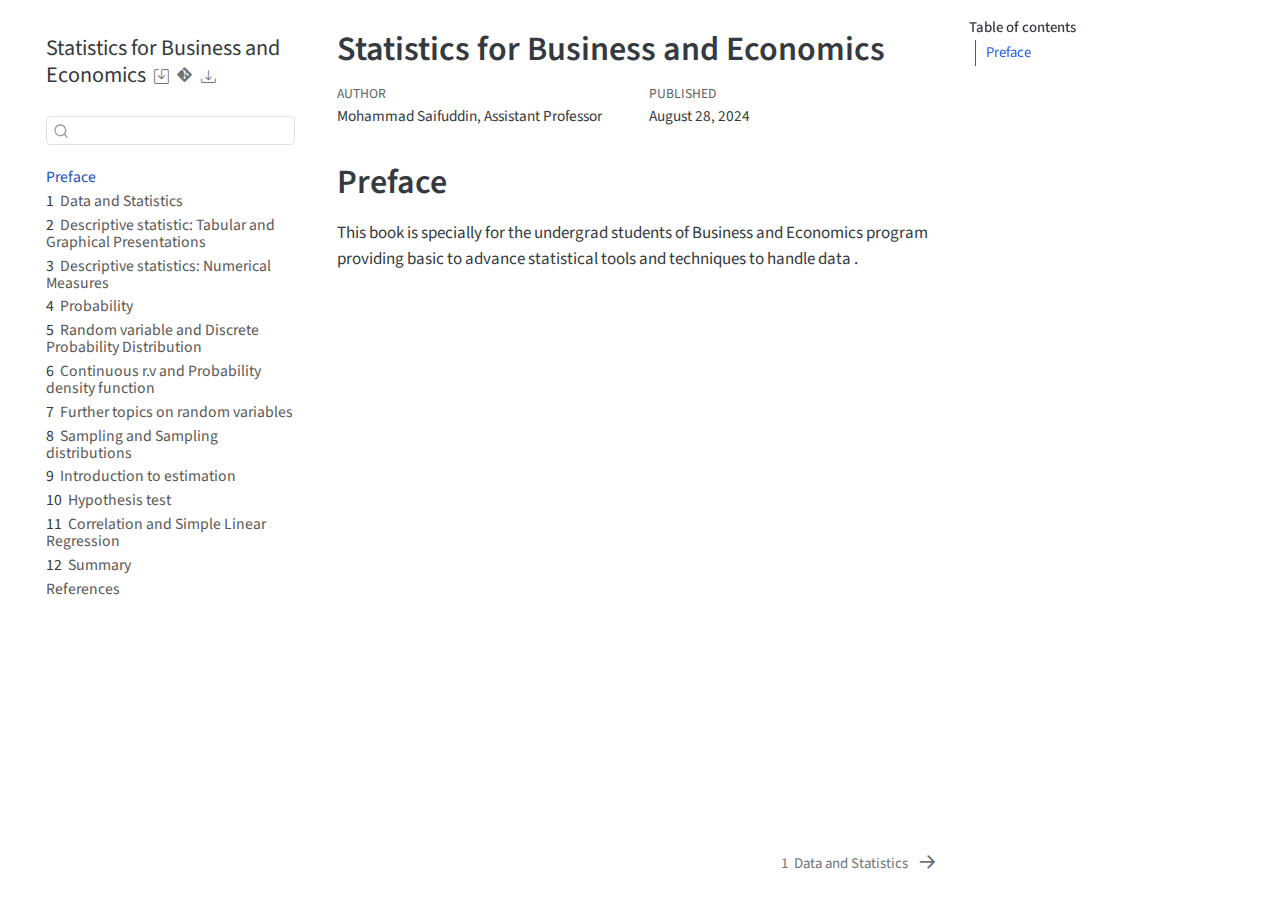
<file: _book/index.html>
<!DOCTYPE html>
<html xmlns="http://www.w3.org/1999/xhtml" lang="en" xml:lang="en"><head>

<meta charset="utf-8">
<meta name="generator" content="quarto-1.4.554">

<meta name="viewport" content="width=device-width, initial-scale=1.0, user-scalable=yes">

<meta name="author" content="Mohammad Saifuddin, Assistant Professor">
<meta name="dcterms.date" content="2024-08-28">

<title>Statistics for Business and Economics</title>
<style>
code{white-space: pre-wrap;}
span.smallcaps{font-variant: small-caps;}
div.columns{display: flex; gap: min(4vw, 1.5em);}
div.column{flex: auto; overflow-x: auto;}
div.hanging-indent{margin-left: 1.5em; text-indent: -1.5em;}
ul.task-list{list-style: none;}
ul.task-list li input[type="checkbox"] {
  width: 0.8em;
  margin: 0 0.8em 0.2em -1em; /* quarto-specific, see https://github.com/quarto-dev/quarto-cli/issues/4556 */ 
  vertical-align: middle;
}
</style>


<script src="site_libs/quarto-nav/quarto-nav.js"></script>
<script src="site_libs/clipboard/clipboard.min.js"></script>
<script src="site_libs/quarto-search/autocomplete.umd.js"></script>
<script src="site_libs/quarto-search/fuse.min.js"></script>
<script src="site_libs/quarto-search/quarto-search.js"></script>
<meta name="quarto:offset" content="./">
<link href="./intro.html" rel="next">
<script src="site_libs/quarto-html/quarto.js"></script>
<script src="site_libs/quarto-html/popper.min.js"></script>
<script src="site_libs/quarto-html/tippy.umd.min.js"></script>
<script src="site_libs/quarto-html/anchor.min.js"></script>
<link href="site_libs/quarto-html/tippy.css" rel="stylesheet">
<link href="site_libs/quarto-html/quarto-syntax-highlighting.css" rel="stylesheet" id="quarto-text-highlighting-styles">
<script src="site_libs/bootstrap/bootstrap.min.js"></script>
<link href="site_libs/bootstrap/bootstrap-icons.css" rel="stylesheet">
<link href="site_libs/bootstrap/bootstrap.min.css" rel="stylesheet" id="quarto-bootstrap" data-mode="light">
<script id="quarto-search-options" type="application/json">{
  "location": "sidebar",
  "copy-button": false,
  "collapse-after": 3,
  "panel-placement": "start",
  "type": "textbox",
  "limit": 50,
  "keyboard-shortcut": [
    "f",
    "/",
    "s"
  ],
  "language": {
    "search-no-results-text": "No results",
    "search-matching-documents-text": "matching documents",
    "search-copy-link-title": "Copy link to search",
    "search-hide-matches-text": "Hide additional matches",
    "search-more-match-text": "more match in this document",
    "search-more-matches-text": "more matches in this document",
    "search-clear-button-title": "Clear",
    "search-text-placeholder": "",
    "search-detached-cancel-button-title": "Cancel",
    "search-submit-button-title": "Submit",
    "search-label": "Search"
  }
}</script>


<link rel="stylesheet" href="styles.css">
</head>

<body class="nav-sidebar floating">

<div id="quarto-search-results"></div>
  <header id="quarto-header" class="headroom fixed-top">
  <nav class="quarto-secondary-nav">
    <div class="container-fluid d-flex">
      <button type="button" class="quarto-btn-toggle btn" data-bs-toggle="collapse" data-bs-target=".quarto-sidebar-collapse-item" aria-controls="quarto-sidebar" aria-expanded="false" aria-label="Toggle sidebar navigation" onclick="if (window.quartoToggleHeadroom) { window.quartoToggleHeadroom(); }">
        <i class="bi bi-layout-text-sidebar-reverse"></i>
      </button>
        <nav class="quarto-page-breadcrumbs" aria-label="breadcrumb"><ol class="breadcrumb"><li class="breadcrumb-item"><a href="./index.html">Preface</a></li></ol></nav>
        <a class="flex-grow-1" role="button" data-bs-toggle="collapse" data-bs-target=".quarto-sidebar-collapse-item" aria-controls="quarto-sidebar" aria-expanded="false" aria-label="Toggle sidebar navigation" onclick="if (window.quartoToggleHeadroom) { window.quartoToggleHeadroom(); }">      
        </a>
      <button type="button" class="btn quarto-search-button" aria-label="" onclick="window.quartoOpenSearch();">
        <i class="bi bi-search"></i>
      </button>
    </div>
  </nav>
</header>
<!-- content -->
<div id="quarto-content" class="quarto-container page-columns page-rows-contents page-layout-article">
<!-- sidebar -->
  <nav id="quarto-sidebar" class="sidebar collapse collapse-horizontal quarto-sidebar-collapse-item sidebar-navigation floating overflow-auto">
    <div class="pt-lg-2 mt-2 text-left sidebar-header">
    <div class="sidebar-title mb-0 py-0">
      <a href="./">Statistics for Business and Economics</a> 
        <div class="sidebar-tools-main tools-wide">
    <div class="dropdown">
      <a href="" title="" id="quarto-navigation-tool-dropdown-0" class="quarto-navigation-tool dropdown-toggle px-1" data-bs-toggle="dropdown" aria-expanded="false" aria-label=""><i class="bi bi-save"></i></a>
      <ul class="dropdown-menu" aria-labelledby="quarto-navigation-tool-dropdown-0">
          <li>
            <a class="dropdown-item sidebar-tools-main-item" href="./#">
            </a>
          </li>
          <li>
            <a class="dropdown-item sidebar-tools-main-item" href="./#">
            </a>
          </li>
          <li>
            <a class="dropdown-item sidebar-tools-main-item" href="./#">
            </a>
          </li>
      </ul>
    </div>
    <a href="https://www.rstudio.com/" title="Source Code" class="quarto-navigation-tool px-1" aria-label="Source Code"><i class="bi bi-git"></i></a>
    <div class="dropdown">
      <a href="" title="Download" id="quarto-navigation-tool-dropdown-1" class="quarto-navigation-tool dropdown-toggle px-1" data-bs-toggle="dropdown" aria-expanded="false" aria-label="Download"><i class="bi bi-download"></i></a>
      <ul class="dropdown-menu" aria-labelledby="quarto-navigation-tool-dropdown-1">
          <li>
            <a class="dropdown-item sidebar-tools-main-item" href="./Statistics-for-Business-and-Economics.pdf">
              <i class="bi bi-bi-file-pdf pe-1"></i>
            Download PDF
            </a>
          </li>
          <li>
            <a class="dropdown-item sidebar-tools-main-item" href="./Statistics-for-Business-and-Economics.epub">
              <i class="bi bi-bi-journal pe-1"></i>
            Download ePub
            </a>
          </li>
      </ul>
    </div>
</div>
    </div>
      </div>
        <div class="mt-2 flex-shrink-0 align-items-center">
        <div class="sidebar-search">
        <div id="quarto-search" class="" title="Search"></div>
        </div>
        </div>
    <div class="sidebar-menu-container"> 
    <ul class="list-unstyled mt-1">
        <li class="sidebar-item">
  <div class="sidebar-item-container"> 
  <a href="./index.html" class="sidebar-item-text sidebar-link active">
 <span class="menu-text">Preface</span></a>
  </div>
</li>
        <li class="sidebar-item">
  <div class="sidebar-item-container"> 
  <a href="./intro.html" class="sidebar-item-text sidebar-link">
 <span class="menu-text"><span class="chapter-number">1</span>&nbsp; <span class="chapter-title">Data and Statistics</span></span></a>
  </div>
</li>
        <li class="sidebar-item">
  <div class="sidebar-item-container"> 
  <a href="./descriptive_graph_tab.html" class="sidebar-item-text sidebar-link">
 <span class="menu-text"><span class="chapter-number">2</span>&nbsp; <span class="chapter-title">Descriptive statistic: Tabular and Graphical Presentations</span></span></a>
  </div>
</li>
        <li class="sidebar-item">
  <div class="sidebar-item-container"> 
  <a href="./descriptive_numer_measures.html" class="sidebar-item-text sidebar-link">
 <span class="menu-text"><span class="chapter-number">3</span>&nbsp; <span class="chapter-title">Descriptive statistics: Numerical Measures</span></span></a>
  </div>
</li>
        <li class="sidebar-item">
  <div class="sidebar-item-container"> 
  <a href="./Probability.html" class="sidebar-item-text sidebar-link">
 <span class="menu-text"><span class="chapter-number">4</span>&nbsp; <span class="chapter-title">Probability</span></span></a>
  </div>
</li>
        <li class="sidebar-item">
  <div class="sidebar-item-container"> 
  <a href="./randomvariable_and_discrete probability dist.html" class="sidebar-item-text sidebar-link">
 <span class="menu-text"><span class="chapter-number">5</span>&nbsp; <span class="chapter-title">Random variable and Discrete Probability Distribution</span></span></a>
  </div>
</li>
        <li class="sidebar-item">
  <div class="sidebar-item-container"> 
  <a href="./continuous_r.v.html" class="sidebar-item-text sidebar-link">
 <span class="menu-text"><span class="chapter-number">6</span>&nbsp; <span class="chapter-title">Continuous r.v and Probability density function</span></span></a>
  </div>
</li>
        <li class="sidebar-item">
  <div class="sidebar-item-container"> 
  <a href="./Further_topics_on_rv.html" class="sidebar-item-text sidebar-link">
 <span class="menu-text"><span class="chapter-number">7</span>&nbsp; <span class="chapter-title">Further topics on random variables</span></span></a>
  </div>
</li>
        <li class="sidebar-item">
  <div class="sidebar-item-container"> 
  <a href="./sampling_and_sampling_distributions.html" class="sidebar-item-text sidebar-link">
 <span class="menu-text"><span class="chapter-number">8</span>&nbsp; <span class="chapter-title">Sampling and Sampling distributions</span></span></a>
  </div>
</li>
        <li class="sidebar-item">
  <div class="sidebar-item-container"> 
  <a href="./estimation.html" class="sidebar-item-text sidebar-link">
 <span class="menu-text"><span class="chapter-number">9</span>&nbsp; <span class="chapter-title">Introduction to estimation</span></span></a>
  </div>
</li>
        <li class="sidebar-item">
  <div class="sidebar-item-container"> 
  <a href="./hypothesis_test.html" class="sidebar-item-text sidebar-link">
 <span class="menu-text"><span class="chapter-number">10</span>&nbsp; <span class="chapter-title">Hypothesis test</span></span></a>
  </div>
</li>
        <li class="sidebar-item">
  <div class="sidebar-item-container"> 
  <a href="./Correlation.html" class="sidebar-item-text sidebar-link">
 <span class="menu-text"><span class="chapter-number">11</span>&nbsp; <span class="chapter-title">Correlation and Simple Linear Regression</span></span></a>
  </div>
</li>
        <li class="sidebar-item">
  <div class="sidebar-item-container"> 
  <a href="./summary.html" class="sidebar-item-text sidebar-link">
 <span class="menu-text"><span class="chapter-number">12</span>&nbsp; <span class="chapter-title">Summary</span></span></a>
  </div>
</li>
        <li class="sidebar-item">
  <div class="sidebar-item-container"> 
  <a href="./references.html" class="sidebar-item-text sidebar-link">
 <span class="menu-text">References</span></a>
  </div>
</li>
    </ul>
    </div>
</nav>
<div id="quarto-sidebar-glass" class="quarto-sidebar-collapse-item" data-bs-toggle="collapse" data-bs-target=".quarto-sidebar-collapse-item"></div>
<!-- margin-sidebar -->
    <div id="quarto-margin-sidebar" class="sidebar margin-sidebar">
        <nav id="TOC" role="doc-toc" class="toc-active">
    <h2 id="toc-title">Table of contents</h2>
   
  <ul>
  <li><a href="#preface" id="toc-preface" class="nav-link active" data-scroll-target="#preface">Preface</a></li>
  </ul>
</nav>
    </div>
<!-- main -->
<main class="content" id="quarto-document-content">

<header id="title-block-header" class="quarto-title-block default">
<div class="quarto-title">
<h1 class="title">Statistics for Business and Economics</h1>
</div>



<div class="quarto-title-meta">

    <div>
    <div class="quarto-title-meta-heading">Author</div>
    <div class="quarto-title-meta-contents">
             <p>Mohammad Saifuddin, Assistant Professor </p>
          </div>
  </div>
    
    <div>
    <div class="quarto-title-meta-heading">Published</div>
    <div class="quarto-title-meta-contents">
      <p class="date">August 28, 2024</p>
    </div>
  </div>
  
    
  </div>
  


</header>


<section id="preface" class="level1 unnumbered">
<h1 class="unnumbered">Preface</h1>
<p>This book is specially for the undergrad students of Business and Economics program providing basic to advance statistical tools and techniques to handle data .</p>


</section>

</main> <!-- /main -->
<script id="quarto-html-after-body" type="application/javascript">
window.document.addEventListener("DOMContentLoaded", function (event) {
  const toggleBodyColorMode = (bsSheetEl) => {
    const mode = bsSheetEl.getAttribute("data-mode");
    const bodyEl = window.document.querySelector("body");
    if (mode === "dark") {
      bodyEl.classList.add("quarto-dark");
      bodyEl.classList.remove("quarto-light");
    } else {
      bodyEl.classList.add("quarto-light");
      bodyEl.classList.remove("quarto-dark");
    }
  }
  const toggleBodyColorPrimary = () => {
    const bsSheetEl = window.document.querySelector("link#quarto-bootstrap");
    if (bsSheetEl) {
      toggleBodyColorMode(bsSheetEl);
    }
  }
  toggleBodyColorPrimary();  
  const icon = "";
  const anchorJS = new window.AnchorJS();
  anchorJS.options = {
    placement: 'right',
    icon: icon
  };
  anchorJS.add('.anchored');
  const isCodeAnnotation = (el) => {
    for (const clz of el.classList) {
      if (clz.startsWith('code-annotation-')) {                     
        return true;
      }
    }
    return false;
  }
  const clipboard = new window.ClipboardJS('.code-copy-button', {
    text: function(trigger) {
      const codeEl = trigger.previousElementSibling.cloneNode(true);
      for (const childEl of codeEl.children) {
        if (isCodeAnnotation(childEl)) {
          childEl.remove();
        }
      }
      return codeEl.innerText;
    }
  });
  clipboard.on('success', function(e) {
    // button target
    const button = e.trigger;
    // don't keep focus
    button.blur();
    // flash "checked"
    button.classList.add('code-copy-button-checked');
    var currentTitle = button.getAttribute("title");
    button.setAttribute("title", "Copied!");
    let tooltip;
    if (window.bootstrap) {
      button.setAttribute("data-bs-toggle", "tooltip");
      button.setAttribute("data-bs-placement", "left");
      button.setAttribute("data-bs-title", "Copied!");
      tooltip = new bootstrap.Tooltip(button, 
        { trigger: "manual", 
          customClass: "code-copy-button-tooltip",
          offset: [0, -8]});
      tooltip.show();    
    }
    setTimeout(function() {
      if (tooltip) {
        tooltip.hide();
        button.removeAttribute("data-bs-title");
        button.removeAttribute("data-bs-toggle");
        button.removeAttribute("data-bs-placement");
      }
      button.setAttribute("title", currentTitle);
      button.classList.remove('code-copy-button-checked');
    }, 1000);
    // clear code selection
    e.clearSelection();
  });
    var localhostRegex = new RegExp(/^(?:http|https):\/\/localhost\:?[0-9]*\//);
    var mailtoRegex = new RegExp(/^mailto:/);
      var filterRegex = new RegExp('/' + window.location.host + '/');
    var isInternal = (href) => {
        return filterRegex.test(href) || localhostRegex.test(href) || mailtoRegex.test(href);
    }
    // Inspect non-navigation links and adorn them if external
 	var links = window.document.querySelectorAll('a[href]:not(.nav-link):not(.navbar-brand):not(.toc-action):not(.sidebar-link):not(.sidebar-item-toggle):not(.pagination-link):not(.no-external):not([aria-hidden]):not(.dropdown-item):not(.quarto-navigation-tool)');
    for (var i=0; i<links.length; i++) {
      const link = links[i];
      if (!isInternal(link.href)) {
        // undo the damage that might have been done by quarto-nav.js in the case of
        // links that we want to consider external
        if (link.dataset.originalHref !== undefined) {
          link.href = link.dataset.originalHref;
        }
      }
    }
  function tippyHover(el, contentFn, onTriggerFn, onUntriggerFn) {
    const config = {
      allowHTML: true,
      maxWidth: 500,
      delay: 100,
      arrow: false,
      appendTo: function(el) {
          return el.parentElement;
      },
      interactive: true,
      interactiveBorder: 10,
      theme: 'quarto',
      placement: 'bottom-start',
    };
    if (contentFn) {
      config.content = contentFn;
    }
    if (onTriggerFn) {
      config.onTrigger = onTriggerFn;
    }
    if (onUntriggerFn) {
      config.onUntrigger = onUntriggerFn;
    }
    window.tippy(el, config); 
  }
  const noterefs = window.document.querySelectorAll('a[role="doc-noteref"]');
  for (var i=0; i<noterefs.length; i++) {
    const ref = noterefs[i];
    tippyHover(ref, function() {
      // use id or data attribute instead here
      let href = ref.getAttribute('data-footnote-href') || ref.getAttribute('href');
      try { href = new URL(href).hash; } catch {}
      const id = href.replace(/^#\/?/, "");
      const note = window.document.getElementById(id);
      if (note) {
        return note.innerHTML;
      } else {
        return "";
      }
    });
  }
  const xrefs = window.document.querySelectorAll('a.quarto-xref');
  const processXRef = (id, note) => {
    // Strip column container classes
    const stripColumnClz = (el) => {
      el.classList.remove("page-full", "page-columns");
      if (el.children) {
        for (const child of el.children) {
          stripColumnClz(child);
        }
      }
    }
    stripColumnClz(note)
    if (id === null || id.startsWith('sec-')) {
      // Special case sections, only their first couple elements
      const container = document.createElement("div");
      if (note.children && note.children.length > 2) {
        container.appendChild(note.children[0].cloneNode(true));
        for (let i = 1; i < note.children.length; i++) {
          const child = note.children[i];
          if (child.tagName === "P" && child.innerText === "") {
            continue;
          } else {
            container.appendChild(child.cloneNode(true));
            break;
          }
        }
        if (window.Quarto?.typesetMath) {
          window.Quarto.typesetMath(container);
        }
        return container.innerHTML
      } else {
        if (window.Quarto?.typesetMath) {
          window.Quarto.typesetMath(note);
        }
        return note.innerHTML;
      }
    } else {
      // Remove any anchor links if they are present
      const anchorLink = note.querySelector('a.anchorjs-link');
      if (anchorLink) {
        anchorLink.remove();
      }
      if (window.Quarto?.typesetMath) {
        window.Quarto.typesetMath(note);
      }
      // TODO in 1.5, we should make sure this works without a callout special case
      if (note.classList.contains("callout")) {
        return note.outerHTML;
      } else {
        return note.innerHTML;
      }
    }
  }
  for (var i=0; i<xrefs.length; i++) {
    const xref = xrefs[i];
    tippyHover(xref, undefined, function(instance) {
      instance.disable();
      let url = xref.getAttribute('href');
      let hash = undefined; 
      if (url.startsWith('#')) {
        hash = url;
      } else {
        try { hash = new URL(url).hash; } catch {}
      }
      if (hash) {
        const id = hash.replace(/^#\/?/, "");
        const note = window.document.getElementById(id);
        if (note !== null) {
          try {
            const html = processXRef(id, note.cloneNode(true));
            instance.setContent(html);
          } finally {
            instance.enable();
            instance.show();
          }
        } else {
          // See if we can fetch this
          fetch(url.split('#')[0])
          .then(res => res.text())
          .then(html => {
            const parser = new DOMParser();
            const htmlDoc = parser.parseFromString(html, "text/html");
            const note = htmlDoc.getElementById(id);
            if (note !== null) {
              const html = processXRef(id, note);
              instance.setContent(html);
            } 
          }).finally(() => {
            instance.enable();
            instance.show();
          });
        }
      } else {
        // See if we can fetch a full url (with no hash to target)
        // This is a special case and we should probably do some content thinning / targeting
        fetch(url)
        .then(res => res.text())
        .then(html => {
          const parser = new DOMParser();
          const htmlDoc = parser.parseFromString(html, "text/html");
          const note = htmlDoc.querySelector('main.content');
          if (note !== null) {
            // This should only happen for chapter cross references
            // (since there is no id in the URL)
            // remove the first header
            if (note.children.length > 0 && note.children[0].tagName === "HEADER") {
              note.children[0].remove();
            }
            const html = processXRef(null, note);
            instance.setContent(html);
          } 
        }).finally(() => {
          instance.enable();
          instance.show();
        });
      }
    }, function(instance) {
    });
  }
      let selectedAnnoteEl;
      const selectorForAnnotation = ( cell, annotation) => {
        let cellAttr = 'data-code-cell="' + cell + '"';
        let lineAttr = 'data-code-annotation="' +  annotation + '"';
        const selector = 'span[' + cellAttr + '][' + lineAttr + ']';
        return selector;
      }
      const selectCodeLines = (annoteEl) => {
        const doc = window.document;
        const targetCell = annoteEl.getAttribute("data-target-cell");
        const targetAnnotation = annoteEl.getAttribute("data-target-annotation");
        const annoteSpan = window.document.querySelector(selectorForAnnotation(targetCell, targetAnnotation));
        const lines = annoteSpan.getAttribute("data-code-lines").split(",");
        const lineIds = lines.map((line) => {
          return targetCell + "-" + line;
        })
        let top = null;
        let height = null;
        let parent = null;
        if (lineIds.length > 0) {
            //compute the position of the single el (top and bottom and make a div)
            const el = window.document.getElementById(lineIds[0]);
            top = el.offsetTop;
            height = el.offsetHeight;
            parent = el.parentElement.parentElement;
          if (lineIds.length > 1) {
            const lastEl = window.document.getElementById(lineIds[lineIds.length - 1]);
            const bottom = lastEl.offsetTop + lastEl.offsetHeight;
            height = bottom - top;
          }
          if (top !== null && height !== null && parent !== null) {
            // cook up a div (if necessary) and position it 
            let div = window.document.getElementById("code-annotation-line-highlight");
            if (div === null) {
              div = window.document.createElement("div");
              div.setAttribute("id", "code-annotation-line-highlight");
              div.style.position = 'absolute';
              parent.appendChild(div);
            }
            div.style.top = top - 2 + "px";
            div.style.height = height + 4 + "px";
            div.style.left = 0;
            let gutterDiv = window.document.getElementById("code-annotation-line-highlight-gutter");
            if (gutterDiv === null) {
              gutterDiv = window.document.createElement("div");
              gutterDiv.setAttribute("id", "code-annotation-line-highlight-gutter");
              gutterDiv.style.position = 'absolute';
              const codeCell = window.document.getElementById(targetCell);
              const gutter = codeCell.querySelector('.code-annotation-gutter');
              gutter.appendChild(gutterDiv);
            }
            gutterDiv.style.top = top - 2 + "px";
            gutterDiv.style.height = height + 4 + "px";
          }
          selectedAnnoteEl = annoteEl;
        }
      };
      const unselectCodeLines = () => {
        const elementsIds = ["code-annotation-line-highlight", "code-annotation-line-highlight-gutter"];
        elementsIds.forEach((elId) => {
          const div = window.document.getElementById(elId);
          if (div) {
            div.remove();
          }
        });
        selectedAnnoteEl = undefined;
      };
        // Handle positioning of the toggle
    window.addEventListener(
      "resize",
      throttle(() => {
        elRect = undefined;
        if (selectedAnnoteEl) {
          selectCodeLines(selectedAnnoteEl);
        }
      }, 10)
    );
    function throttle(fn, ms) {
    let throttle = false;
    let timer;
      return (...args) => {
        if(!throttle) { // first call gets through
            fn.apply(this, args);
            throttle = true;
        } else { // all the others get throttled
            if(timer) clearTimeout(timer); // cancel #2
            timer = setTimeout(() => {
              fn.apply(this, args);
              timer = throttle = false;
            }, ms);
        }
      };
    }
      // Attach click handler to the DT
      const annoteDls = window.document.querySelectorAll('dt[data-target-cell]');
      for (const annoteDlNode of annoteDls) {
        annoteDlNode.addEventListener('click', (event) => {
          const clickedEl = event.target;
          if (clickedEl !== selectedAnnoteEl) {
            unselectCodeLines();
            const activeEl = window.document.querySelector('dt[data-target-cell].code-annotation-active');
            if (activeEl) {
              activeEl.classList.remove('code-annotation-active');
            }
            selectCodeLines(clickedEl);
            clickedEl.classList.add('code-annotation-active');
          } else {
            // Unselect the line
            unselectCodeLines();
            clickedEl.classList.remove('code-annotation-active');
          }
        });
      }
  const findCites = (el) => {
    const parentEl = el.parentElement;
    if (parentEl) {
      const cites = parentEl.dataset.cites;
      if (cites) {
        return {
          el,
          cites: cites.split(' ')
        };
      } else {
        return findCites(el.parentElement)
      }
    } else {
      return undefined;
    }
  };
  var bibliorefs = window.document.querySelectorAll('a[role="doc-biblioref"]');
  for (var i=0; i<bibliorefs.length; i++) {
    const ref = bibliorefs[i];
    const citeInfo = findCites(ref);
    if (citeInfo) {
      tippyHover(citeInfo.el, function() {
        var popup = window.document.createElement('div');
        citeInfo.cites.forEach(function(cite) {
          var citeDiv = window.document.createElement('div');
          citeDiv.classList.add('hanging-indent');
          citeDiv.classList.add('csl-entry');
          var biblioDiv = window.document.getElementById('ref-' + cite);
          if (biblioDiv) {
            citeDiv.innerHTML = biblioDiv.innerHTML;
          }
          popup.appendChild(citeDiv);
        });
        return popup.innerHTML;
      });
    }
  }
});
</script>
<nav class="page-navigation">
  <div class="nav-page nav-page-previous">
  </div>
  <div class="nav-page nav-page-next">
      <a href="./intro.html" class="pagination-link" aria-label="Data and Statistics">
        <span class="nav-page-text"><span class="chapter-number">1</span>&nbsp; <span class="chapter-title">Data and Statistics</span></span> <i class="bi bi-arrow-right-short"></i>
      </a>
  </div>
</nav>
</div> <!-- /content -->




</body></html>
</file>
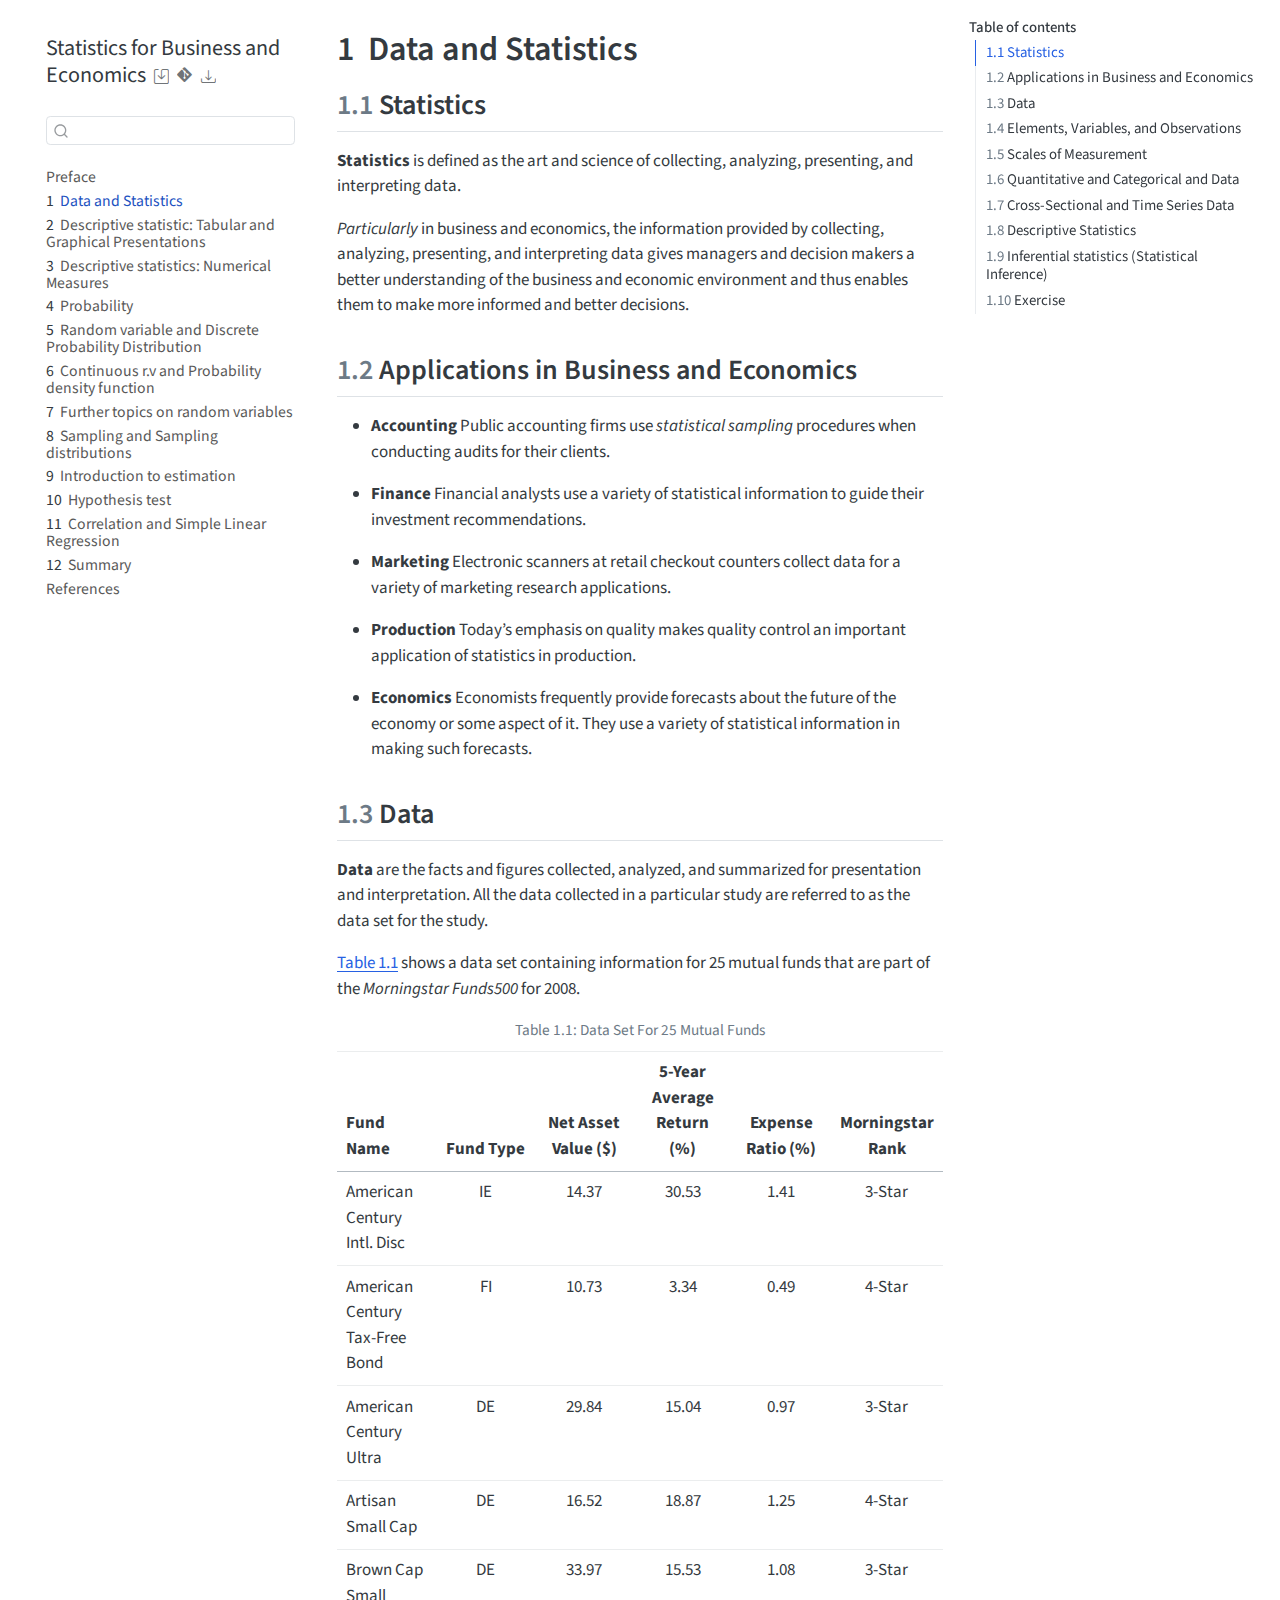
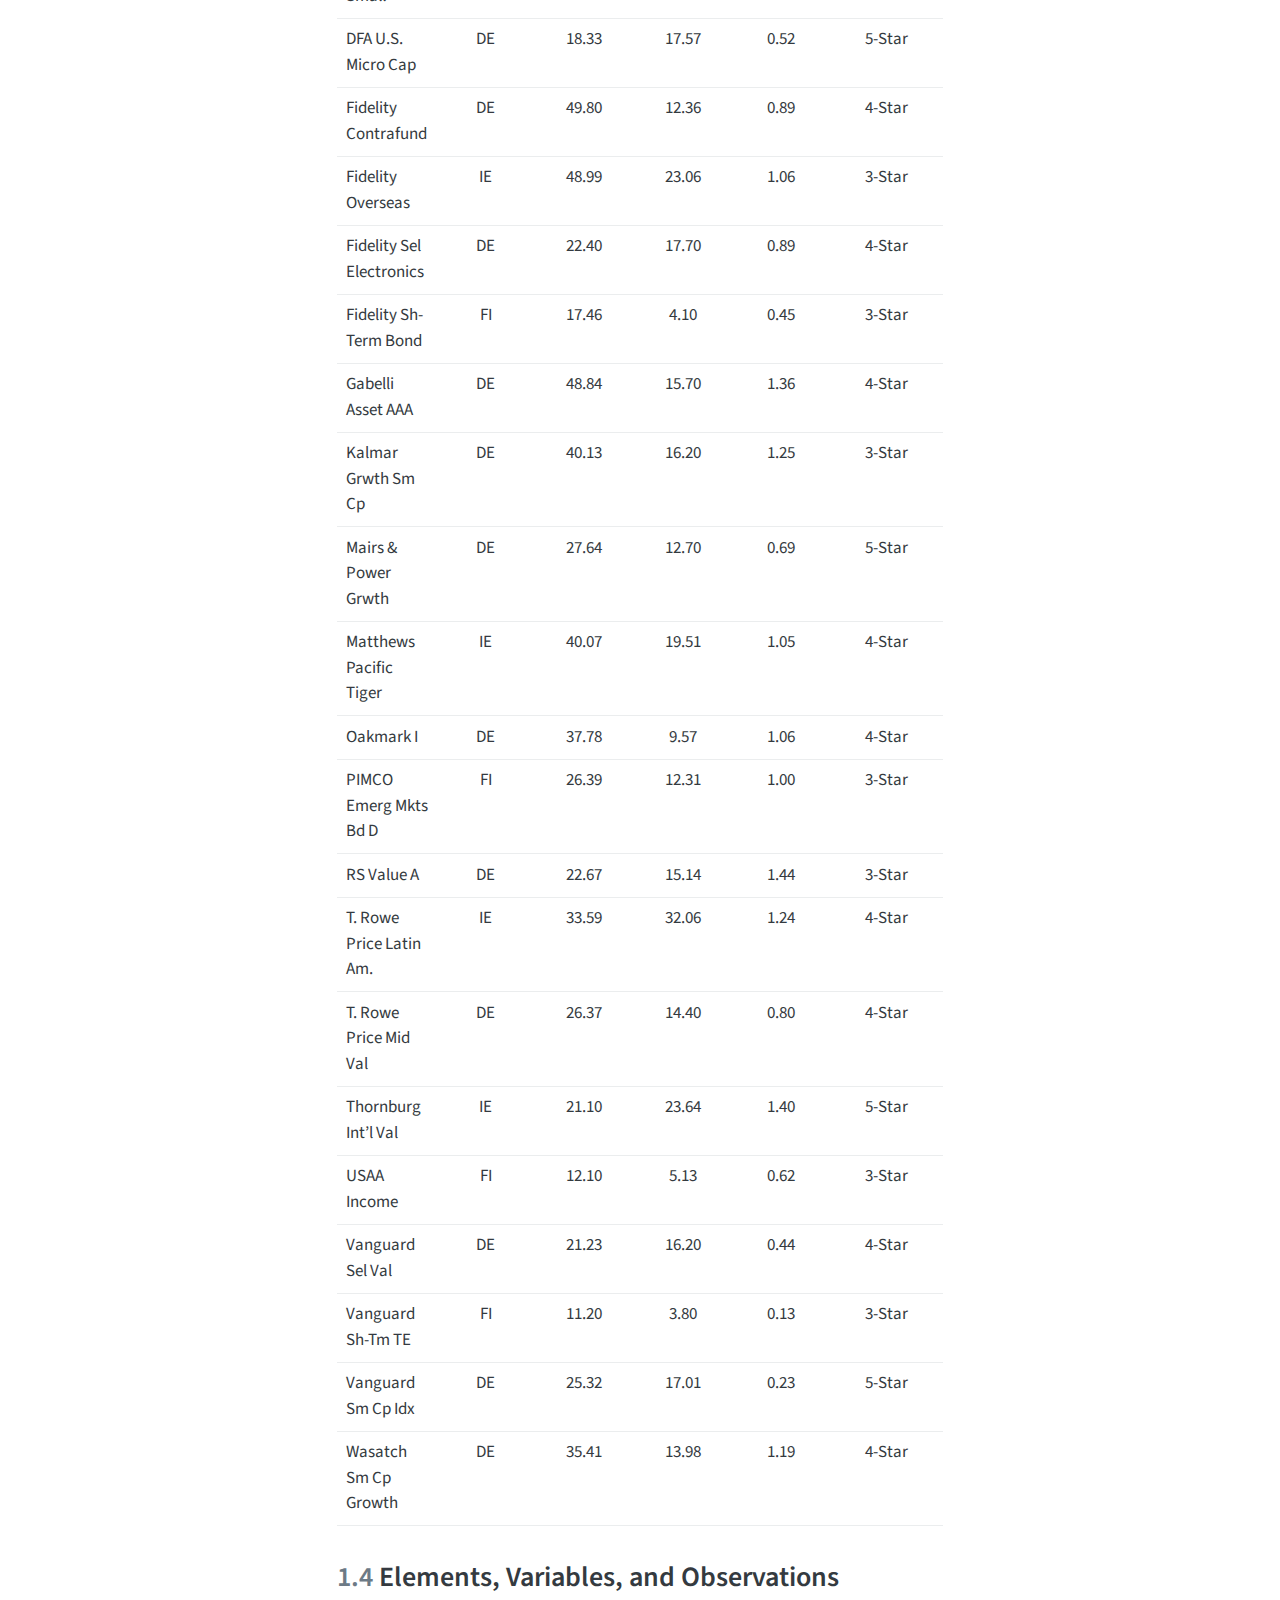
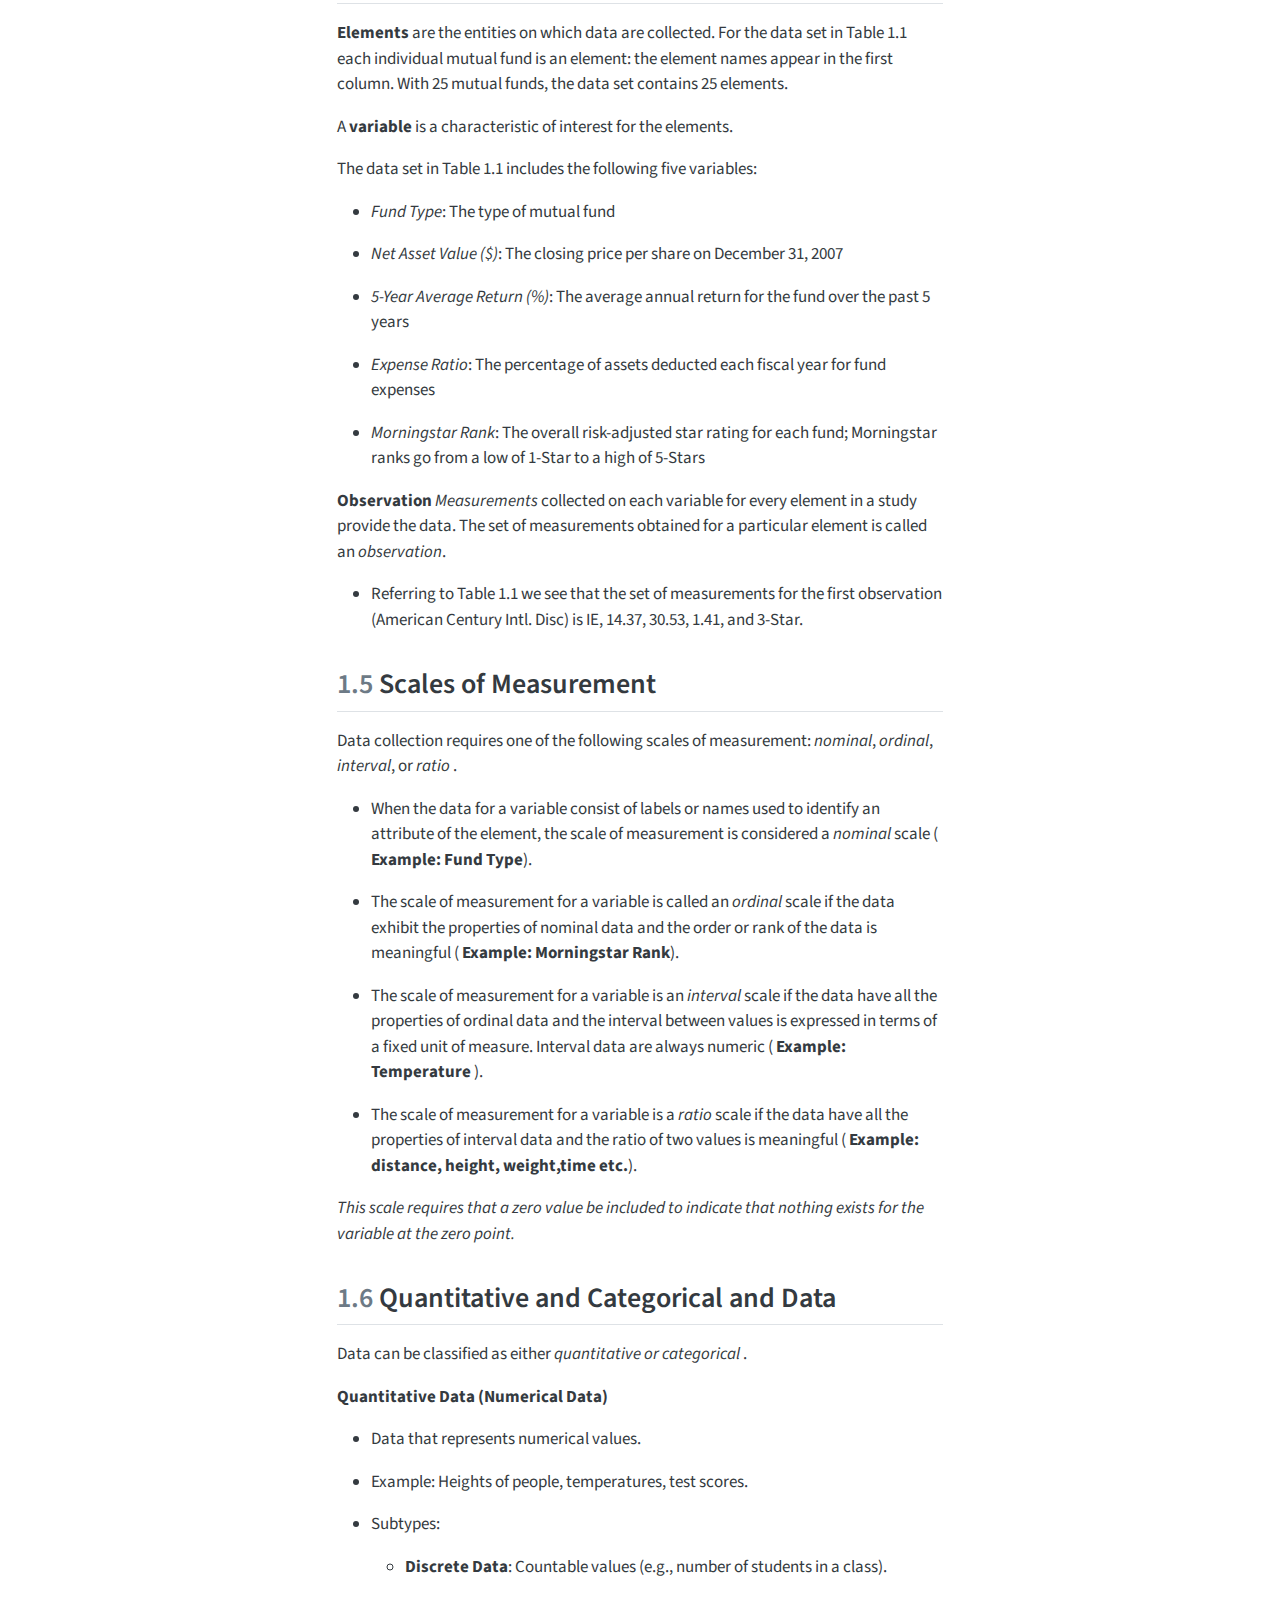
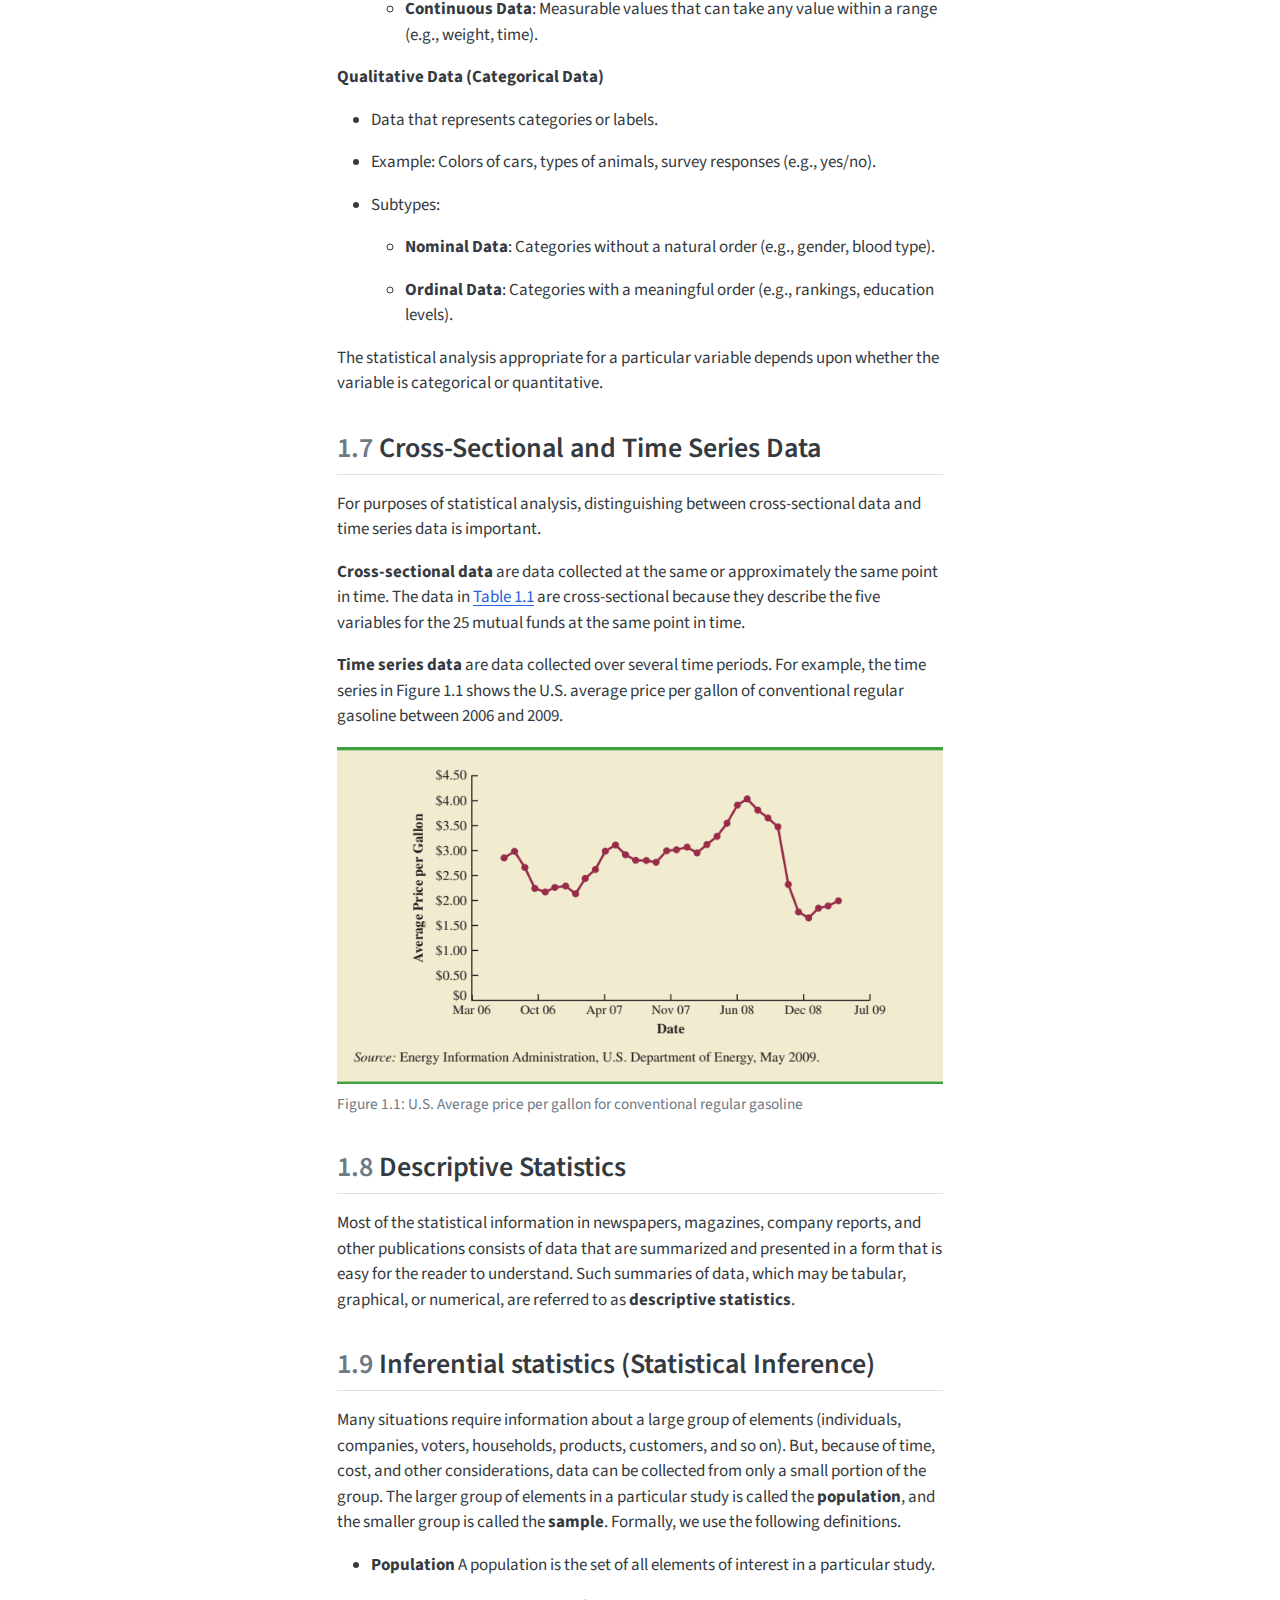
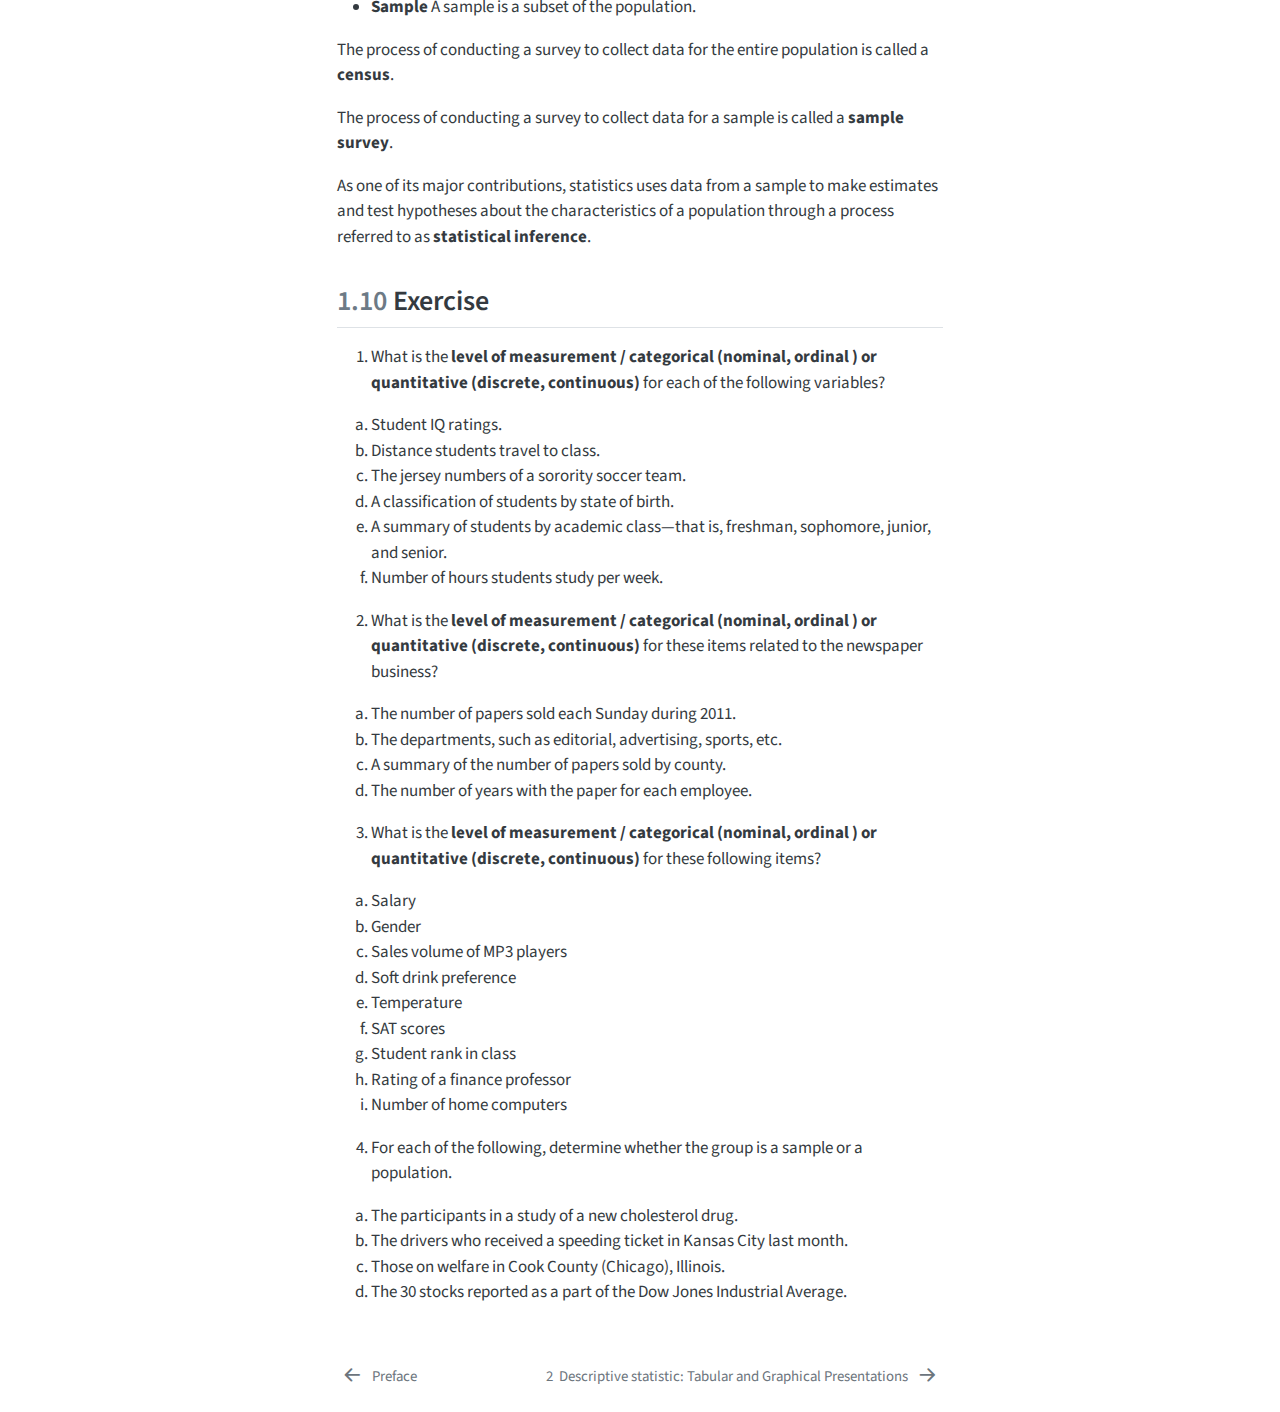
<file: _book/intro.html>
<!DOCTYPE html>
<html xmlns="http://www.w3.org/1999/xhtml" lang="en" xml:lang="en"><head>

<meta charset="utf-8">
<meta name="generator" content="quarto-1.4.554">

<meta name="viewport" content="width=device-width, initial-scale=1.0, user-scalable=yes">


<title>Statistics for Business and Economics - 1&nbsp; Data and Statistics</title>
<style>
code{white-space: pre-wrap;}
span.smallcaps{font-variant: small-caps;}
div.columns{display: flex; gap: min(4vw, 1.5em);}
div.column{flex: auto; overflow-x: auto;}
div.hanging-indent{margin-left: 1.5em; text-indent: -1.5em;}
ul.task-list{list-style: none;}
ul.task-list li input[type="checkbox"] {
  width: 0.8em;
  margin: 0 0.8em 0.2em -1em; /* quarto-specific, see https://github.com/quarto-dev/quarto-cli/issues/4556 */ 
  vertical-align: middle;
}
</style>


<script src="site_libs/quarto-nav/quarto-nav.js"></script>
<script src="site_libs/clipboard/clipboard.min.js"></script>
<script src="site_libs/quarto-search/autocomplete.umd.js"></script>
<script src="site_libs/quarto-search/fuse.min.js"></script>
<script src="site_libs/quarto-search/quarto-search.js"></script>
<meta name="quarto:offset" content="./">
<link href="./descriptive_graph_tab.html" rel="next">
<link href="./index.html" rel="prev">
<script src="site_libs/quarto-html/quarto.js"></script>
<script src="site_libs/quarto-html/popper.min.js"></script>
<script src="site_libs/quarto-html/tippy.umd.min.js"></script>
<script src="site_libs/quarto-html/anchor.min.js"></script>
<link href="site_libs/quarto-html/tippy.css" rel="stylesheet">
<link href="site_libs/quarto-html/quarto-syntax-highlighting.css" rel="stylesheet" id="quarto-text-highlighting-styles">
<script src="site_libs/bootstrap/bootstrap.min.js"></script>
<link href="site_libs/bootstrap/bootstrap-icons.css" rel="stylesheet">
<link href="site_libs/bootstrap/bootstrap.min.css" rel="stylesheet" id="quarto-bootstrap" data-mode="light">
<script id="quarto-search-options" type="application/json">{
  "location": "sidebar",
  "copy-button": false,
  "collapse-after": 3,
  "panel-placement": "start",
  "type": "textbox",
  "limit": 50,
  "keyboard-shortcut": [
    "f",
    "/",
    "s"
  ],
  "language": {
    "search-no-results-text": "No results",
    "search-matching-documents-text": "matching documents",
    "search-copy-link-title": "Copy link to search",
    "search-hide-matches-text": "Hide additional matches",
    "search-more-match-text": "more match in this document",
    "search-more-matches-text": "more matches in this document",
    "search-clear-button-title": "Clear",
    "search-text-placeholder": "",
    "search-detached-cancel-button-title": "Cancel",
    "search-submit-button-title": "Submit",
    "search-label": "Search"
  }
}</script>


<link rel="stylesheet" href="styles.css">
</head>

<body class="nav-sidebar floating">

<div id="quarto-search-results"></div>
  <header id="quarto-header" class="headroom fixed-top">
  <nav class="quarto-secondary-nav">
    <div class="container-fluid d-flex">
      <button type="button" class="quarto-btn-toggle btn" data-bs-toggle="collapse" data-bs-target=".quarto-sidebar-collapse-item" aria-controls="quarto-sidebar" aria-expanded="false" aria-label="Toggle sidebar navigation" onclick="if (window.quartoToggleHeadroom) { window.quartoToggleHeadroom(); }">
        <i class="bi bi-layout-text-sidebar-reverse"></i>
      </button>
        <nav class="quarto-page-breadcrumbs" aria-label="breadcrumb"><ol class="breadcrumb"><li class="breadcrumb-item"><a href="./intro.html"><span class="chapter-number">1</span>&nbsp; <span class="chapter-title">Data and Statistics</span></a></li></ol></nav>
        <a class="flex-grow-1" role="button" data-bs-toggle="collapse" data-bs-target=".quarto-sidebar-collapse-item" aria-controls="quarto-sidebar" aria-expanded="false" aria-label="Toggle sidebar navigation" onclick="if (window.quartoToggleHeadroom) { window.quartoToggleHeadroom(); }">      
        </a>
      <button type="button" class="btn quarto-search-button" aria-label="" onclick="window.quartoOpenSearch();">
        <i class="bi bi-search"></i>
      </button>
    </div>
  </nav>
</header>
<!-- content -->
<div id="quarto-content" class="quarto-container page-columns page-rows-contents page-layout-article">
<!-- sidebar -->
  <nav id="quarto-sidebar" class="sidebar collapse collapse-horizontal quarto-sidebar-collapse-item sidebar-navigation floating overflow-auto">
    <div class="pt-lg-2 mt-2 text-left sidebar-header">
    <div class="sidebar-title mb-0 py-0">
      <a href="./">Statistics for Business and Economics</a> 
        <div class="sidebar-tools-main tools-wide">
    <div class="dropdown">
      <a href="" title="" id="quarto-navigation-tool-dropdown-0" class="quarto-navigation-tool dropdown-toggle px-1" data-bs-toggle="dropdown" aria-expanded="false" aria-label=""><i class="bi bi-save"></i></a>
      <ul class="dropdown-menu" aria-labelledby="quarto-navigation-tool-dropdown-0">
          <li>
            <a class="dropdown-item sidebar-tools-main-item" href="./#">
            </a>
          </li>
          <li>
            <a class="dropdown-item sidebar-tools-main-item" href="./#">
            </a>
          </li>
          <li>
            <a class="dropdown-item sidebar-tools-main-item" href="./#">
            </a>
          </li>
      </ul>
    </div>
    <a href="https://www.rstudio.com/" title="Source Code" class="quarto-navigation-tool px-1" aria-label="Source Code"><i class="bi bi-git"></i></a>
    <div class="dropdown">
      <a href="" title="Download" id="quarto-navigation-tool-dropdown-1" class="quarto-navigation-tool dropdown-toggle px-1" data-bs-toggle="dropdown" aria-expanded="false" aria-label="Download"><i class="bi bi-download"></i></a>
      <ul class="dropdown-menu" aria-labelledby="quarto-navigation-tool-dropdown-1">
          <li>
            <a class="dropdown-item sidebar-tools-main-item" href="./Statistics-for-Business-and-Economics.pdf">
              <i class="bi bi-bi-file-pdf pe-1"></i>
            Download PDF
            </a>
          </li>
          <li>
            <a class="dropdown-item sidebar-tools-main-item" href="./Statistics-for-Business-and-Economics.epub">
              <i class="bi bi-bi-journal pe-1"></i>
            Download ePub
            </a>
          </li>
      </ul>
    </div>
</div>
    </div>
      </div>
        <div class="mt-2 flex-shrink-0 align-items-center">
        <div class="sidebar-search">
        <div id="quarto-search" class="" title="Search"></div>
        </div>
        </div>
    <div class="sidebar-menu-container"> 
    <ul class="list-unstyled mt-1">
        <li class="sidebar-item">
  <div class="sidebar-item-container"> 
  <a href="./index.html" class="sidebar-item-text sidebar-link">
 <span class="menu-text">Preface</span></a>
  </div>
</li>
        <li class="sidebar-item">
  <div class="sidebar-item-container"> 
  <a href="./intro.html" class="sidebar-item-text sidebar-link active">
 <span class="menu-text"><span class="chapter-number">1</span>&nbsp; <span class="chapter-title">Data and Statistics</span></span></a>
  </div>
</li>
        <li class="sidebar-item">
  <div class="sidebar-item-container"> 
  <a href="./descriptive_graph_tab.html" class="sidebar-item-text sidebar-link">
 <span class="menu-text"><span class="chapter-number">2</span>&nbsp; <span class="chapter-title">Descriptive statistic: Tabular and Graphical Presentations</span></span></a>
  </div>
</li>
        <li class="sidebar-item">
  <div class="sidebar-item-container"> 
  <a href="./descriptive_numer_measures.html" class="sidebar-item-text sidebar-link">
 <span class="menu-text"><span class="chapter-number">3</span>&nbsp; <span class="chapter-title">Descriptive statistics: Numerical Measures</span></span></a>
  </div>
</li>
        <li class="sidebar-item">
  <div class="sidebar-item-container"> 
  <a href="./Probability.html" class="sidebar-item-text sidebar-link">
 <span class="menu-text"><span class="chapter-number">4</span>&nbsp; <span class="chapter-title">Probability</span></span></a>
  </div>
</li>
        <li class="sidebar-item">
  <div class="sidebar-item-container"> 
  <a href="./randomvariable_and_discrete probability dist.html" class="sidebar-item-text sidebar-link">
 <span class="menu-text"><span class="chapter-number">5</span>&nbsp; <span class="chapter-title">Random variable and Discrete Probability Distribution</span></span></a>
  </div>
</li>
        <li class="sidebar-item">
  <div class="sidebar-item-container"> 
  <a href="./continuous_r.v.html" class="sidebar-item-text sidebar-link">
 <span class="menu-text"><span class="chapter-number">6</span>&nbsp; <span class="chapter-title">Continuous r.v and Probability density function</span></span></a>
  </div>
</li>
        <li class="sidebar-item">
  <div class="sidebar-item-container"> 
  <a href="./Further_topics_on_rv.html" class="sidebar-item-text sidebar-link">
 <span class="menu-text"><span class="chapter-number">7</span>&nbsp; <span class="chapter-title">Further topics on random variables</span></span></a>
  </div>
</li>
        <li class="sidebar-item">
  <div class="sidebar-item-container"> 
  <a href="./sampling_and_sampling_distributions.html" class="sidebar-item-text sidebar-link">
 <span class="menu-text"><span class="chapter-number">8</span>&nbsp; <span class="chapter-title">Sampling and Sampling distributions</span></span></a>
  </div>
</li>
        <li class="sidebar-item">
  <div class="sidebar-item-container"> 
  <a href="./estimation.html" class="sidebar-item-text sidebar-link">
 <span class="menu-text"><span class="chapter-number">9</span>&nbsp; <span class="chapter-title">Introduction to estimation</span></span></a>
  </div>
</li>
        <li class="sidebar-item">
  <div class="sidebar-item-container"> 
  <a href="./hypothesis_test.html" class="sidebar-item-text sidebar-link">
 <span class="menu-text"><span class="chapter-number">10</span>&nbsp; <span class="chapter-title">Hypothesis test</span></span></a>
  </div>
</li>
        <li class="sidebar-item">
  <div class="sidebar-item-container"> 
  <a href="./Correlation.html" class="sidebar-item-text sidebar-link">
 <span class="menu-text"><span class="chapter-number">11</span>&nbsp; <span class="chapter-title">Correlation and Simple Linear Regression</span></span></a>
  </div>
</li>
        <li class="sidebar-item">
  <div class="sidebar-item-container"> 
  <a href="./summary.html" class="sidebar-item-text sidebar-link">
 <span class="menu-text"><span class="chapter-number">12</span>&nbsp; <span class="chapter-title">Summary</span></span></a>
  </div>
</li>
        <li class="sidebar-item">
  <div class="sidebar-item-container"> 
  <a href="./references.html" class="sidebar-item-text sidebar-link">
 <span class="menu-text">References</span></a>
  </div>
</li>
    </ul>
    </div>
</nav>
<div id="quarto-sidebar-glass" class="quarto-sidebar-collapse-item" data-bs-toggle="collapse" data-bs-target=".quarto-sidebar-collapse-item"></div>
<!-- margin-sidebar -->
    <div id="quarto-margin-sidebar" class="sidebar margin-sidebar">
        <nav id="TOC" role="doc-toc" class="toc-active">
    <h2 id="toc-title">Table of contents</h2>
   
  <ul>
  <li><a href="#statistics" id="toc-statistics" class="nav-link active" data-scroll-target="#statistics"><span class="header-section-number">1.1</span> Statistics</a></li>
  <li><a href="#applications-in-business-and-economics" id="toc-applications-in-business-and-economics" class="nav-link" data-scroll-target="#applications-in-business-and-economics"><span class="header-section-number">1.2</span> Applications in Business and Economics</a></li>
  <li><a href="#data" id="toc-data" class="nav-link" data-scroll-target="#data"><span class="header-section-number">1.3</span> Data</a></li>
  <li><a href="#elements-variables-and-observations" id="toc-elements-variables-and-observations" class="nav-link" data-scroll-target="#elements-variables-and-observations"><span class="header-section-number">1.4</span> Elements, Variables, and Observations</a></li>
  <li><a href="#scales-of-measurement" id="toc-scales-of-measurement" class="nav-link" data-scroll-target="#scales-of-measurement"><span class="header-section-number">1.5</span> Scales of Measurement</a></li>
  <li><a href="#quantitative-and-categorical-and-data" id="toc-quantitative-and-categorical-and-data" class="nav-link" data-scroll-target="#quantitative-and-categorical-and-data"><span class="header-section-number">1.6</span> Quantitative and Categorical and Data</a></li>
  <li><a href="#cross-sectional-and-time-series-data" id="toc-cross-sectional-and-time-series-data" class="nav-link" data-scroll-target="#cross-sectional-and-time-series-data"><span class="header-section-number">1.7</span> Cross-Sectional and Time Series Data</a></li>
  <li><a href="#descriptive-statistics" id="toc-descriptive-statistics" class="nav-link" data-scroll-target="#descriptive-statistics"><span class="header-section-number">1.8</span> Descriptive Statistics</a></li>
  <li><a href="#inferential-statistics-statistical-inference" id="toc-inferential-statistics-statistical-inference" class="nav-link" data-scroll-target="#inferential-statistics-statistical-inference"><span class="header-section-number">1.9</span> Inferential statistics (Statistical Inference)</a></li>
  <li><a href="#exercise" id="toc-exercise" class="nav-link" data-scroll-target="#exercise"><span class="header-section-number">1.10</span> Exercise</a></li>
  </ul>
</nav>
    </div>
<!-- main -->
<main class="content" id="quarto-document-content">

<header id="title-block-header" class="quarto-title-block default">
<div class="quarto-title">
<h1 class="title"><span class="chapter-number">1</span>&nbsp; <span class="chapter-title">Data and Statistics</span></h1>
</div>



<div class="quarto-title-meta">

    
  
    
  </div>
  


</header>


<section id="statistics" class="level2" data-number="1.1">
<h2 data-number="1.1" class="anchored" data-anchor-id="statistics"><span class="header-section-number">1.1</span> Statistics</h2>
<p><strong>Statistics</strong> is defined as the art and science of collecting, analyzing, presenting, and interpreting data.</p>
<p><em>Particularly</em> in business and economics, the information provided by collecting, analyzing, presenting, and interpreting data gives managers and decision makers a better understanding of the business and economic environment and thus enables them to make more informed and better decisions.</p>
</section>
<section id="applications-in-business-and-economics" class="level2" data-number="1.2">
<h2 data-number="1.2" class="anchored" data-anchor-id="applications-in-business-and-economics"><span class="header-section-number">1.2</span> Applications in Business and Economics</h2>
<ul>
<li><p><strong>Accounting</strong> Public accounting firms use <em>statistical sampling</em> procedures when conducting audits for their clients.</p></li>
<li><p><strong>Finance</strong> Financial analysts use a variety of statistical information to guide their investment recommendations.</p></li>
<li><p><strong>Marketing</strong> Electronic scanners at retail checkout counters collect data for a variety of marketing research applications.</p></li>
<li><p><strong>Production</strong> Today’s emphasis on quality makes quality control an important application of statistics in production.</p></li>
<li><p><strong>Economics</strong> Economists frequently provide forecasts about the future of the economy or some aspect of it. They use a variety of statistical information in making such forecasts.</p></li>
</ul>
</section>
<section id="data" class="level2" data-number="1.3">
<h2 data-number="1.3" class="anchored" data-anchor-id="data"><span class="header-section-number">1.3</span> Data</h2>
<p><strong>Data</strong> are the facts and figures collected, analyzed, and summarized for presentation and interpretation. All the data collected in a particular study are referred to as the data set for the study.</p>
<p><a href="#tbl-tab1.1" class="quarto-xref">Table&nbsp;<span>1.1</span></a> shows a data set containing information for 25 mutual funds that are part of the <em>Morningstar Funds500</em> for 2008.</p>
<div id="tbl-tab1.1" class="quarto-float anchored">
<figure class="quarto-float quarto-float-tbl figure">
<figcaption class="quarto-float-caption-top quarto-float-caption quarto-float-tbl" id="tbl-tab1.1-caption-0ceaefa1-69ba-4598-a22c-09a6ac19f8ca">
Table&nbsp;1.1: Data Set For 25 Mutual Funds
</figcaption>
<div aria-describedby="tbl-tab1.1-caption-0ceaefa1-69ba-4598-a22c-09a6ac19f8ca">
<table class="table">
<colgroup>
<col style="width: 16%">
<col style="width: 16%">
<col style="width: 16%">
<col style="width: 16%">
<col style="width: 16%">
<col style="width: 16%">
</colgroup>
<thead>
<tr class="header">
<th style="text-align: left;">Fund Name</th>
<th style="text-align: center;">Fund Type</th>
<th style="text-align: center;">Net Asset Value ($)</th>
<th style="text-align: center;">5-Year Average Return (%)</th>
<th style="text-align: center;">Expense Ratio (%)</th>
<th style="text-align: center;">Morningstar Rank</th>
</tr>
</thead>
<tbody>
<tr class="odd">
<td style="text-align: left;">American Century Intl. Disc</td>
<td style="text-align: center;">IE</td>
<td style="text-align: center;">14.37</td>
<td style="text-align: center;">30.53</td>
<td style="text-align: center;">1.41</td>
<td style="text-align: center;">3-Star</td>
</tr>
<tr class="even">
<td style="text-align: left;">American Century Tax-Free Bond</td>
<td style="text-align: center;">FI</td>
<td style="text-align: center;">10.73</td>
<td style="text-align: center;">3.34</td>
<td style="text-align: center;">0.49</td>
<td style="text-align: center;">4-Star</td>
</tr>
<tr class="odd">
<td style="text-align: left;">American Century Ultra</td>
<td style="text-align: center;">DE</td>
<td style="text-align: center;">29.84</td>
<td style="text-align: center;">15.04</td>
<td style="text-align: center;">0.97</td>
<td style="text-align: center;">3-Star</td>
</tr>
<tr class="even">
<td style="text-align: left;">Artisan Small Cap</td>
<td style="text-align: center;">DE</td>
<td style="text-align: center;">16.52</td>
<td style="text-align: center;">18.87</td>
<td style="text-align: center;">1.25</td>
<td style="text-align: center;">4-Star</td>
</tr>
<tr class="odd">
<td style="text-align: left;">Brown Cap Small</td>
<td style="text-align: center;">DE</td>
<td style="text-align: center;">33.97</td>
<td style="text-align: center;">15.53</td>
<td style="text-align: center;">1.08</td>
<td style="text-align: center;">3-Star</td>
</tr>
<tr class="even">
<td style="text-align: left;">DFA U.S. Micro Cap</td>
<td style="text-align: center;">DE</td>
<td style="text-align: center;">18.33</td>
<td style="text-align: center;">17.57</td>
<td style="text-align: center;">0.52</td>
<td style="text-align: center;">5-Star</td>
</tr>
<tr class="odd">
<td style="text-align: left;">Fidelity Contrafund</td>
<td style="text-align: center;">DE</td>
<td style="text-align: center;">49.80</td>
<td style="text-align: center;">12.36</td>
<td style="text-align: center;">0.89</td>
<td style="text-align: center;">4-Star</td>
</tr>
<tr class="even">
<td style="text-align: left;">Fidelity Overseas</td>
<td style="text-align: center;">IE</td>
<td style="text-align: center;">48.99</td>
<td style="text-align: center;">23.06</td>
<td style="text-align: center;">1.06</td>
<td style="text-align: center;">3-Star</td>
</tr>
<tr class="odd">
<td style="text-align: left;">Fidelity Sel Electronics</td>
<td style="text-align: center;">DE</td>
<td style="text-align: center;">22.40</td>
<td style="text-align: center;">17.70</td>
<td style="text-align: center;">0.89</td>
<td style="text-align: center;">4-Star</td>
</tr>
<tr class="even">
<td style="text-align: left;">Fidelity Sh-Term Bond</td>
<td style="text-align: center;">FI</td>
<td style="text-align: center;">17.46</td>
<td style="text-align: center;">4.10</td>
<td style="text-align: center;">0.45</td>
<td style="text-align: center;">3-Star</td>
</tr>
<tr class="odd">
<td style="text-align: left;">Gabelli Asset AAA</td>
<td style="text-align: center;">DE</td>
<td style="text-align: center;">48.84</td>
<td style="text-align: center;">15.70</td>
<td style="text-align: center;">1.36</td>
<td style="text-align: center;">4-Star</td>
</tr>
<tr class="even">
<td style="text-align: left;">Kalmar Grwth Sm Cp</td>
<td style="text-align: center;">DE</td>
<td style="text-align: center;">40.13</td>
<td style="text-align: center;">16.20</td>
<td style="text-align: center;">1.25</td>
<td style="text-align: center;">3-Star</td>
</tr>
<tr class="odd">
<td style="text-align: left;">Mairs &amp; Power Grwth</td>
<td style="text-align: center;">DE</td>
<td style="text-align: center;">27.64</td>
<td style="text-align: center;">12.70</td>
<td style="text-align: center;">0.69</td>
<td style="text-align: center;">5-Star</td>
</tr>
<tr class="even">
<td style="text-align: left;">Matthews Pacific Tiger</td>
<td style="text-align: center;">IE</td>
<td style="text-align: center;">40.07</td>
<td style="text-align: center;">19.51</td>
<td style="text-align: center;">1.05</td>
<td style="text-align: center;">4-Star</td>
</tr>
<tr class="odd">
<td style="text-align: left;">Oakmark I</td>
<td style="text-align: center;">DE</td>
<td style="text-align: center;">37.78</td>
<td style="text-align: center;">9.57</td>
<td style="text-align: center;">1.06</td>
<td style="text-align: center;">4-Star</td>
</tr>
<tr class="even">
<td style="text-align: left;">PIMCO Emerg Mkts Bd D</td>
<td style="text-align: center;">FI</td>
<td style="text-align: center;">26.39</td>
<td style="text-align: center;">12.31</td>
<td style="text-align: center;">1.00</td>
<td style="text-align: center;">3-Star</td>
</tr>
<tr class="odd">
<td style="text-align: left;">RS Value A</td>
<td style="text-align: center;">DE</td>
<td style="text-align: center;">22.67</td>
<td style="text-align: center;">15.14</td>
<td style="text-align: center;">1.44</td>
<td style="text-align: center;">3-Star</td>
</tr>
<tr class="even">
<td style="text-align: left;">T. Rowe Price Latin Am.</td>
<td style="text-align: center;">IE</td>
<td style="text-align: center;">33.59</td>
<td style="text-align: center;">32.06</td>
<td style="text-align: center;">1.24</td>
<td style="text-align: center;">4-Star</td>
</tr>
<tr class="odd">
<td style="text-align: left;">T. Rowe Price Mid Val</td>
<td style="text-align: center;">DE</td>
<td style="text-align: center;">26.37</td>
<td style="text-align: center;">14.40</td>
<td style="text-align: center;">0.80</td>
<td style="text-align: center;">4-Star</td>
</tr>
<tr class="even">
<td style="text-align: left;">Thornburg Int’l Val</td>
<td style="text-align: center;">IE</td>
<td style="text-align: center;">21.10</td>
<td style="text-align: center;">23.64</td>
<td style="text-align: center;">1.40</td>
<td style="text-align: center;">5-Star</td>
</tr>
<tr class="odd">
<td style="text-align: left;">USAA Income</td>
<td style="text-align: center;">FI</td>
<td style="text-align: center;">12.10</td>
<td style="text-align: center;">5.13</td>
<td style="text-align: center;">0.62</td>
<td style="text-align: center;">3-Star</td>
</tr>
<tr class="even">
<td style="text-align: left;">Vanguard Sel Val</td>
<td style="text-align: center;">DE</td>
<td style="text-align: center;">21.23</td>
<td style="text-align: center;">16.20</td>
<td style="text-align: center;">0.44</td>
<td style="text-align: center;">4-Star</td>
</tr>
<tr class="odd">
<td style="text-align: left;">Vanguard Sh-Tm TE</td>
<td style="text-align: center;">FI</td>
<td style="text-align: center;">11.20</td>
<td style="text-align: center;">3.80</td>
<td style="text-align: center;">0.13</td>
<td style="text-align: center;">3-Star</td>
</tr>
<tr class="even">
<td style="text-align: left;">Vanguard Sm Cp Idx</td>
<td style="text-align: center;">DE</td>
<td style="text-align: center;">25.32</td>
<td style="text-align: center;">17.01</td>
<td style="text-align: center;">0.23</td>
<td style="text-align: center;">5-Star</td>
</tr>
<tr class="odd">
<td style="text-align: left;">Wasatch Sm Cp Growth</td>
<td style="text-align: center;">DE</td>
<td style="text-align: center;">35.41</td>
<td style="text-align: center;">13.98</td>
<td style="text-align: center;">1.19</td>
<td style="text-align: center;">4-Star</td>
</tr>
</tbody>
</table>
</div>
</figure>
</div>
</section>
<section id="elements-variables-and-observations" class="level2" data-number="1.4">
<h2 data-number="1.4" class="anchored" data-anchor-id="elements-variables-and-observations"><span class="header-section-number">1.4</span> Elements, Variables, and Observations</h2>
<p><strong>Elements</strong> are the entities on which data are collected. For the data set in Table 1.1 each individual mutual fund is an element: the element names appear in the first column. With 25 mutual funds, the data set contains 25 elements.</p>
<p>A <strong>variable</strong> is a characteristic of interest for the elements.</p>
<p>The data set in Table 1.1 includes the following five variables:</p>
<ul>
<li><p><em>Fund Type</em>: The type of mutual fund</p></li>
<li><p><em>Net Asset Value ($)</em>: The closing price per share on December 31, 2007</p></li>
<li><p><em>5-Year Average Return (%)</em>: The average annual return for the fund over the past 5 years</p></li>
<li><p><em>Expense Ratio</em>: The percentage of assets deducted each fiscal year for fund expenses</p></li>
<li><p><em>Morningstar Rank</em>: The overall risk-adjusted star rating for each fund; Morningstar ranks go from a low of 1-Star to a high of 5-Stars</p></li>
</ul>
<p><strong>Observation</strong> <em>Measurements</em> collected on each variable for every element in a study provide the data. The set of measurements obtained for a particular element is called an <em>observation</em>.</p>
<ul>
<li>Referring to Table 1.1 we see that the set of measurements for the first observation (American Century Intl. Disc) is IE, 14.37, 30.53, 1.41, and 3-Star.</li>
</ul>
</section>
<section id="scales-of-measurement" class="level2" data-number="1.5">
<h2 data-number="1.5" class="anchored" data-anchor-id="scales-of-measurement"><span class="header-section-number">1.5</span> Scales of Measurement</h2>
<p>Data collection requires one of the following scales of measurement: <em>nominal</em>, <em>ordinal</em>, <em>interval</em>, or <em>ratio</em> .</p>
<ul>
<li><p>When the data for a variable consist of labels or names used to identify an attribute of the element, the scale of measurement is considered a <em>nominal</em> scale ( <strong>Example: Fund Type</strong>).</p></li>
<li><p>The scale of measurement for a variable is called an <em>ordinal</em> scale if the data exhibit the properties of nominal data and the order or rank of the data is meaningful ( <strong>Example: Morningstar Rank</strong>).</p></li>
<li><p>The scale of measurement for a variable is an <em>interval</em> scale if the data have all the properties of ordinal data and the interval between values is expressed in terms of a fixed unit of measure. Interval data are always numeric ( <strong>Example: Temperature</strong> ).</p></li>
<li><p>The scale of measurement for a variable is a <em>ratio</em> scale if the data have all the properties of interval data and the ratio of two values is meaningful ( <strong>Example: distance, height, weight,time etc.</strong>).</p></li>
</ul>
<p><em>This scale requires that a zero value be included to indicate that nothing exists for the variable at the zero point.</em></p>
</section>
<section id="quantitative-and-categorical-and-data" class="level2" data-number="1.6">
<h2 data-number="1.6" class="anchored" data-anchor-id="quantitative-and-categorical-and-data"><span class="header-section-number">1.6</span> Quantitative and Categorical and Data</h2>
<p>Data can be classified as either <em>quantitative or categorical</em> .</p>
<p><strong>Quantitative Data (Numerical Data)</strong></p>
<ul>
<li><p>Data that represents numerical values.</p></li>
<li><p>Example: Heights of people, temperatures, test scores.</p></li>
<li><p>Subtypes:</p>
<ul>
<li><p><strong>Discrete Data</strong>: Countable values (e.g., number of students in a class).</p></li>
<li><p><strong>Continuous Data</strong>: Measurable values that can take any value within a range (e.g., weight, time).</p></li>
</ul></li>
</ul>
<p><strong>Qualitative Data (Categorical Data)</strong></p>
<ul>
<li><p>Data that represents categories or labels.</p></li>
<li><p>Example: Colors of cars, types of animals, survey responses (e.g., yes/no).</p></li>
<li><p>Subtypes:</p>
<ul>
<li><p><strong>Nominal Data</strong>: Categories without a natural order (e.g., gender, blood type).</p></li>
<li><p><strong>Ordinal Data</strong>: Categories with a meaningful order (e.g., rankings, education levels).</p></li>
</ul></li>
</ul>
<p>The statistical analysis appropriate for a particular variable depends upon whether the variable is categorical or quantitative.</p>
</section>
<section id="cross-sectional-and-time-series-data" class="level2" data-number="1.7">
<h2 data-number="1.7" class="anchored" data-anchor-id="cross-sectional-and-time-series-data"><span class="header-section-number">1.7</span> Cross-Sectional and Time Series Data</h2>
<p>For purposes of statistical analysis, distinguishing between cross-sectional data and time series data is important.</p>
<p><strong>Cross-sectional data</strong> are data collected at the same or approximately the same point in time. The data in <a href="#tbl-tab1.1" class="quarto-xref">Table&nbsp;<span>1.1</span></a> are cross-sectional because they describe the five variables for the 25 mutual funds at the same point in time.</p>
<p><strong>Time series data</strong> are data collected over several time periods. For example, the time series in Figure 1.1 shows the U.S. average price per gallon of conventional regular gasoline between 2006 and 2009.</p>
<div id="fig-fig1.1" class="quarto-figure quarto-figure-center quarto-float anchored">
<figure class="quarto-float quarto-float-fig figure">
<div aria-describedby="fig-fig1.1-caption-0ceaefa1-69ba-4598-a22c-09a6ac19f8ca">
<img src="FIGURE 1.1.png" class="img-fluid figure-img">
</div>
<figcaption class="quarto-float-caption-bottom quarto-float-caption quarto-float-fig" id="fig-fig1.1-caption-0ceaefa1-69ba-4598-a22c-09a6ac19f8ca">
Figure&nbsp;1.1: U.S. Average price per gallon for conventional regular gasoline
</figcaption>
</figure>
</div>
</section>
<section id="descriptive-statistics" class="level2" data-number="1.8">
<h2 data-number="1.8" class="anchored" data-anchor-id="descriptive-statistics"><span class="header-section-number">1.8</span> Descriptive Statistics</h2>
<p>Most of the statistical information in newspapers, magazines, company reports, and other publications consists of data that are summarized and presented in a form that is easy for the reader to understand. Such summaries of data, which may be tabular, graphical, or numerical, are referred to as <strong>descriptive statistics</strong>.</p>
</section>
<section id="inferential-statistics-statistical-inference" class="level2" data-number="1.9">
<h2 data-number="1.9" class="anchored" data-anchor-id="inferential-statistics-statistical-inference"><span class="header-section-number">1.9</span> Inferential statistics (Statistical Inference)</h2>
<p>Many situations require information about a large group of elements (individuals, companies, voters, households, products, customers, and so on). But, because of time, cost, and other considerations, data can be collected from only a small portion of the group. The larger group of elements in a particular study is called the <strong>population</strong>, and the smaller group is called the <strong>sample</strong>. Formally, we use the following definitions.</p>
<ul>
<li><p><strong>Population</strong> A population is the set of all elements of interest in a particular study.</p></li>
<li><p><strong>Sample</strong> A sample is a subset of the population.</p></li>
</ul>
<p>The process of conducting a survey to collect data for the entire population is called a <strong>census</strong>.</p>
<p>The process of conducting a survey to collect data for a sample is called a <strong>sample survey</strong>.</p>
<p>As one of its major contributions, statistics uses data from a sample to make estimates and test hypotheses about the characteristics of a population through a process referred to as <strong>statistical inference</strong>.</p>
</section>
<section id="exercise" class="level2" data-number="1.10">
<h2 data-number="1.10" class="anchored" data-anchor-id="exercise"><span class="header-section-number">1.10</span> Exercise</h2>
<ol type="1">
<li>What is the <strong>level of measurement / categorical (nominal, ordinal ) or quantitative (discrete, continuous)</strong> for each of the following variables?</li>
</ol>
<!-- -->
<ol type="a">
<li>Student IQ ratings.</li>
<li>Distance students travel to class.</li>
<li>The jersey numbers of a sorority soccer team.</li>
<li>A classification of students by state of birth.</li>
<li>A summary of students by academic class—that is, freshman, sophomore, junior, and senior.</li>
<li>Number of hours students study per week.</li>
</ol>
<!-- -->
<ol start="2" type="1">
<li>What is the <strong>level of measurement / categorical (nominal, ordinal ) or quantitative (discrete, continuous)</strong> for these items related to the newspaper business?</li>
</ol>
<!-- -->
<ol type="a">
<li>The number of papers sold each Sunday during 2011.</li>
<li>The departments, such as editorial, advertising, sports, etc.</li>
<li>A summary of the number of papers sold by county.</li>
<li>The number of years with the paper for each employee.</li>
</ol>
<!-- -->
<ol start="3" type="1">
<li>What is the <strong>level of measurement / categorical (nominal, ordinal ) or quantitative (discrete, continuous)</strong> for these following items?</li>
</ol>
<!-- -->
<ol type="a">
<li>Salary</li>
<li>Gender</li>
<li>Sales volume of MP3 players</li>
<li>Soft drink preference</li>
<li>Temperature</li>
<li>SAT scores</li>
<li>Student rank in class</li>
<li>Rating of a finance professor</li>
<li>Number of home computers</li>
</ol>
<!-- -->
<ol start="4" type="1">
<li>For each of the following, determine whether the group is a sample or a population.</li>
</ol>
<!-- -->
<ol type="a">
<li>The participants in a study of a new cholesterol drug.</li>
<li>The drivers who received a speeding ticket in Kansas City last month.</li>
<li>Those on welfare in Cook County (Chicago), Illinois.</li>
<li>The 30 stocks reported as a part of the Dow Jones Industrial Average.</li>
</ol>


</section>

</main> <!-- /main -->
<script id="quarto-html-after-body" type="application/javascript">
window.document.addEventListener("DOMContentLoaded", function (event) {
  const toggleBodyColorMode = (bsSheetEl) => {
    const mode = bsSheetEl.getAttribute("data-mode");
    const bodyEl = window.document.querySelector("body");
    if (mode === "dark") {
      bodyEl.classList.add("quarto-dark");
      bodyEl.classList.remove("quarto-light");
    } else {
      bodyEl.classList.add("quarto-light");
      bodyEl.classList.remove("quarto-dark");
    }
  }
  const toggleBodyColorPrimary = () => {
    const bsSheetEl = window.document.querySelector("link#quarto-bootstrap");
    if (bsSheetEl) {
      toggleBodyColorMode(bsSheetEl);
    }
  }
  toggleBodyColorPrimary();  
  const icon = "";
  const anchorJS = new window.AnchorJS();
  anchorJS.options = {
    placement: 'right',
    icon: icon
  };
  anchorJS.add('.anchored');
  const isCodeAnnotation = (el) => {
    for (const clz of el.classList) {
      if (clz.startsWith('code-annotation-')) {                     
        return true;
      }
    }
    return false;
  }
  const clipboard = new window.ClipboardJS('.code-copy-button', {
    text: function(trigger) {
      const codeEl = trigger.previousElementSibling.cloneNode(true);
      for (const childEl of codeEl.children) {
        if (isCodeAnnotation(childEl)) {
          childEl.remove();
        }
      }
      return codeEl.innerText;
    }
  });
  clipboard.on('success', function(e) {
    // button target
    const button = e.trigger;
    // don't keep focus
    button.blur();
    // flash "checked"
    button.classList.add('code-copy-button-checked');
    var currentTitle = button.getAttribute("title");
    button.setAttribute("title", "Copied!");
    let tooltip;
    if (window.bootstrap) {
      button.setAttribute("data-bs-toggle", "tooltip");
      button.setAttribute("data-bs-placement", "left");
      button.setAttribute("data-bs-title", "Copied!");
      tooltip = new bootstrap.Tooltip(button, 
        { trigger: "manual", 
          customClass: "code-copy-button-tooltip",
          offset: [0, -8]});
      tooltip.show();    
    }
    setTimeout(function() {
      if (tooltip) {
        tooltip.hide();
        button.removeAttribute("data-bs-title");
        button.removeAttribute("data-bs-toggle");
        button.removeAttribute("data-bs-placement");
      }
      button.setAttribute("title", currentTitle);
      button.classList.remove('code-copy-button-checked');
    }, 1000);
    // clear code selection
    e.clearSelection();
  });
    var localhostRegex = new RegExp(/^(?:http|https):\/\/localhost\:?[0-9]*\//);
    var mailtoRegex = new RegExp(/^mailto:/);
      var filterRegex = new RegExp('/' + window.location.host + '/');
    var isInternal = (href) => {
        return filterRegex.test(href) || localhostRegex.test(href) || mailtoRegex.test(href);
    }
    // Inspect non-navigation links and adorn them if external
 	var links = window.document.querySelectorAll('a[href]:not(.nav-link):not(.navbar-brand):not(.toc-action):not(.sidebar-link):not(.sidebar-item-toggle):not(.pagination-link):not(.no-external):not([aria-hidden]):not(.dropdown-item):not(.quarto-navigation-tool)');
    for (var i=0; i<links.length; i++) {
      const link = links[i];
      if (!isInternal(link.href)) {
        // undo the damage that might have been done by quarto-nav.js in the case of
        // links that we want to consider external
        if (link.dataset.originalHref !== undefined) {
          link.href = link.dataset.originalHref;
        }
      }
    }
  function tippyHover(el, contentFn, onTriggerFn, onUntriggerFn) {
    const config = {
      allowHTML: true,
      maxWidth: 500,
      delay: 100,
      arrow: false,
      appendTo: function(el) {
          return el.parentElement;
      },
      interactive: true,
      interactiveBorder: 10,
      theme: 'quarto',
      placement: 'bottom-start',
    };
    if (contentFn) {
      config.content = contentFn;
    }
    if (onTriggerFn) {
      config.onTrigger = onTriggerFn;
    }
    if (onUntriggerFn) {
      config.onUntrigger = onUntriggerFn;
    }
    window.tippy(el, config); 
  }
  const noterefs = window.document.querySelectorAll('a[role="doc-noteref"]');
  for (var i=0; i<noterefs.length; i++) {
    const ref = noterefs[i];
    tippyHover(ref, function() {
      // use id or data attribute instead here
      let href = ref.getAttribute('data-footnote-href') || ref.getAttribute('href');
      try { href = new URL(href).hash; } catch {}
      const id = href.replace(/^#\/?/, "");
      const note = window.document.getElementById(id);
      if (note) {
        return note.innerHTML;
      } else {
        return "";
      }
    });
  }
  const xrefs = window.document.querySelectorAll('a.quarto-xref');
  const processXRef = (id, note) => {
    // Strip column container classes
    const stripColumnClz = (el) => {
      el.classList.remove("page-full", "page-columns");
      if (el.children) {
        for (const child of el.children) {
          stripColumnClz(child);
        }
      }
    }
    stripColumnClz(note)
    if (id === null || id.startsWith('sec-')) {
      // Special case sections, only their first couple elements
      const container = document.createElement("div");
      if (note.children && note.children.length > 2) {
        container.appendChild(note.children[0].cloneNode(true));
        for (let i = 1; i < note.children.length; i++) {
          const child = note.children[i];
          if (child.tagName === "P" && child.innerText === "") {
            continue;
          } else {
            container.appendChild(child.cloneNode(true));
            break;
          }
        }
        if (window.Quarto?.typesetMath) {
          window.Quarto.typesetMath(container);
        }
        return container.innerHTML
      } else {
        if (window.Quarto?.typesetMath) {
          window.Quarto.typesetMath(note);
        }
        return note.innerHTML;
      }
    } else {
      // Remove any anchor links if they are present
      const anchorLink = note.querySelector('a.anchorjs-link');
      if (anchorLink) {
        anchorLink.remove();
      }
      if (window.Quarto?.typesetMath) {
        window.Quarto.typesetMath(note);
      }
      // TODO in 1.5, we should make sure this works without a callout special case
      if (note.classList.contains("callout")) {
        return note.outerHTML;
      } else {
        return note.innerHTML;
      }
    }
  }
  for (var i=0; i<xrefs.length; i++) {
    const xref = xrefs[i];
    tippyHover(xref, undefined, function(instance) {
      instance.disable();
      let url = xref.getAttribute('href');
      let hash = undefined; 
      if (url.startsWith('#')) {
        hash = url;
      } else {
        try { hash = new URL(url).hash; } catch {}
      }
      if (hash) {
        const id = hash.replace(/^#\/?/, "");
        const note = window.document.getElementById(id);
        if (note !== null) {
          try {
            const html = processXRef(id, note.cloneNode(true));
            instance.setContent(html);
          } finally {
            instance.enable();
            instance.show();
          }
        } else {
          // See if we can fetch this
          fetch(url.split('#')[0])
          .then(res => res.text())
          .then(html => {
            const parser = new DOMParser();
            const htmlDoc = parser.parseFromString(html, "text/html");
            const note = htmlDoc.getElementById(id);
            if (note !== null) {
              const html = processXRef(id, note);
              instance.setContent(html);
            } 
          }).finally(() => {
            instance.enable();
            instance.show();
          });
        }
      } else {
        // See if we can fetch a full url (with no hash to target)
        // This is a special case and we should probably do some content thinning / targeting
        fetch(url)
        .then(res => res.text())
        .then(html => {
          const parser = new DOMParser();
          const htmlDoc = parser.parseFromString(html, "text/html");
          const note = htmlDoc.querySelector('main.content');
          if (note !== null) {
            // This should only happen for chapter cross references
            // (since there is no id in the URL)
            // remove the first header
            if (note.children.length > 0 && note.children[0].tagName === "HEADER") {
              note.children[0].remove();
            }
            const html = processXRef(null, note);
            instance.setContent(html);
          } 
        }).finally(() => {
          instance.enable();
          instance.show();
        });
      }
    }, function(instance) {
    });
  }
      let selectedAnnoteEl;
      const selectorForAnnotation = ( cell, annotation) => {
        let cellAttr = 'data-code-cell="' + cell + '"';
        let lineAttr = 'data-code-annotation="' +  annotation + '"';
        const selector = 'span[' + cellAttr + '][' + lineAttr + ']';
        return selector;
      }
      const selectCodeLines = (annoteEl) => {
        const doc = window.document;
        const targetCell = annoteEl.getAttribute("data-target-cell");
        const targetAnnotation = annoteEl.getAttribute("data-target-annotation");
        const annoteSpan = window.document.querySelector(selectorForAnnotation(targetCell, targetAnnotation));
        const lines = annoteSpan.getAttribute("data-code-lines").split(",");
        const lineIds = lines.map((line) => {
          return targetCell + "-" + line;
        })
        let top = null;
        let height = null;
        let parent = null;
        if (lineIds.length > 0) {
            //compute the position of the single el (top and bottom and make a div)
            const el = window.document.getElementById(lineIds[0]);
            top = el.offsetTop;
            height = el.offsetHeight;
            parent = el.parentElement.parentElement;
          if (lineIds.length > 1) {
            const lastEl = window.document.getElementById(lineIds[lineIds.length - 1]);
            const bottom = lastEl.offsetTop + lastEl.offsetHeight;
            height = bottom - top;
          }
          if (top !== null && height !== null && parent !== null) {
            // cook up a div (if necessary) and position it 
            let div = window.document.getElementById("code-annotation-line-highlight");
            if (div === null) {
              div = window.document.createElement("div");
              div.setAttribute("id", "code-annotation-line-highlight");
              div.style.position = 'absolute';
              parent.appendChild(div);
            }
            div.style.top = top - 2 + "px";
            div.style.height = height + 4 + "px";
            div.style.left = 0;
            let gutterDiv = window.document.getElementById("code-annotation-line-highlight-gutter");
            if (gutterDiv === null) {
              gutterDiv = window.document.createElement("div");
              gutterDiv.setAttribute("id", "code-annotation-line-highlight-gutter");
              gutterDiv.style.position = 'absolute';
              const codeCell = window.document.getElementById(targetCell);
              const gutter = codeCell.querySelector('.code-annotation-gutter');
              gutter.appendChild(gutterDiv);
            }
            gutterDiv.style.top = top - 2 + "px";
            gutterDiv.style.height = height + 4 + "px";
          }
          selectedAnnoteEl = annoteEl;
        }
      };
      const unselectCodeLines = () => {
        const elementsIds = ["code-annotation-line-highlight", "code-annotation-line-highlight-gutter"];
        elementsIds.forEach((elId) => {
          const div = window.document.getElementById(elId);
          if (div) {
            div.remove();
          }
        });
        selectedAnnoteEl = undefined;
      };
        // Handle positioning of the toggle
    window.addEventListener(
      "resize",
      throttle(() => {
        elRect = undefined;
        if (selectedAnnoteEl) {
          selectCodeLines(selectedAnnoteEl);
        }
      }, 10)
    );
    function throttle(fn, ms) {
    let throttle = false;
    let timer;
      return (...args) => {
        if(!throttle) { // first call gets through
            fn.apply(this, args);
            throttle = true;
        } else { // all the others get throttled
            if(timer) clearTimeout(timer); // cancel #2
            timer = setTimeout(() => {
              fn.apply(this, args);
              timer = throttle = false;
            }, ms);
        }
      };
    }
      // Attach click handler to the DT
      const annoteDls = window.document.querySelectorAll('dt[data-target-cell]');
      for (const annoteDlNode of annoteDls) {
        annoteDlNode.addEventListener('click', (event) => {
          const clickedEl = event.target;
          if (clickedEl !== selectedAnnoteEl) {
            unselectCodeLines();
            const activeEl = window.document.querySelector('dt[data-target-cell].code-annotation-active');
            if (activeEl) {
              activeEl.classList.remove('code-annotation-active');
            }
            selectCodeLines(clickedEl);
            clickedEl.classList.add('code-annotation-active');
          } else {
            // Unselect the line
            unselectCodeLines();
            clickedEl.classList.remove('code-annotation-active');
          }
        });
      }
  const findCites = (el) => {
    const parentEl = el.parentElement;
    if (parentEl) {
      const cites = parentEl.dataset.cites;
      if (cites) {
        return {
          el,
          cites: cites.split(' ')
        };
      } else {
        return findCites(el.parentElement)
      }
    } else {
      return undefined;
    }
  };
  var bibliorefs = window.document.querySelectorAll('a[role="doc-biblioref"]');
  for (var i=0; i<bibliorefs.length; i++) {
    const ref = bibliorefs[i];
    const citeInfo = findCites(ref);
    if (citeInfo) {
      tippyHover(citeInfo.el, function() {
        var popup = window.document.createElement('div');
        citeInfo.cites.forEach(function(cite) {
          var citeDiv = window.document.createElement('div');
          citeDiv.classList.add('hanging-indent');
          citeDiv.classList.add('csl-entry');
          var biblioDiv = window.document.getElementById('ref-' + cite);
          if (biblioDiv) {
            citeDiv.innerHTML = biblioDiv.innerHTML;
          }
          popup.appendChild(citeDiv);
        });
        return popup.innerHTML;
      });
    }
  }
});
</script>
<nav class="page-navigation">
  <div class="nav-page nav-page-previous">
      <a href="./index.html" class="pagination-link" aria-label="Preface">
        <i class="bi bi-arrow-left-short"></i> <span class="nav-page-text">Preface</span>
      </a>          
  </div>
  <div class="nav-page nav-page-next">
      <a href="./descriptive_graph_tab.html" class="pagination-link" aria-label="Descriptive statistic: Tabular and Graphical Presentations">
        <span class="nav-page-text"><span class="chapter-number">2</span>&nbsp; <span class="chapter-title">Descriptive statistic: Tabular and Graphical Presentations</span></span> <i class="bi bi-arrow-right-short"></i>
      </a>
  </div>
</nav>
</div> <!-- /content -->




</body></html>
</file>
<file: _book/site_libs/quarto-html/tippy.css>
.tippy-box[data-animation=fade][data-state=hidden]{opacity:0}[data-tippy-root]{max-width:calc(100vw - 10px)}.tippy-box{position:relative;background-color:#333;color:#fff;border-radius:4px;font-size:14px;line-height:1.4;white-space:normal;outline:0;transition-property:transform,visibility,opacity}.tippy-box[data-placement^=top]>.tippy-arrow{bottom:0}.tippy-box[data-placement^=top]>.tippy-arrow:before{bottom:-7px;left:0;border-width:8px 8px 0;border-top-color:initial;transform-origin:center top}.tippy-box[data-placement^=bottom]>.tippy-arrow{top:0}.tippy-box[data-placement^=bottom]>.tippy-arrow:before{top:-7px;left:0;border-width:0 8px 8px;border-bottom-color:initial;transform-origin:center bottom}.tippy-box[data-placement^=left]>.tippy-arrow{right:0}.tippy-box[data-placement^=left]>.tippy-arrow:before{border-width:8px 0 8px 8px;border-left-color:initial;right:-7px;transform-origin:center left}.tippy-box[data-placement^=right]>.tippy-arrow{left:0}.tippy-box[data-placement^=right]>.tippy-arrow:before{left:-7px;border-width:8px 8px 8px 0;border-right-color:initial;transform-origin:center right}.tippy-box[data-inertia][data-state=visible]{transition-timing-function:cubic-bezier(.54,1.5,.38,1.11)}.tippy-arrow{width:16px;height:16px;color:#333}.tippy-arrow:before{content:"";position:absolute;border-color:transparent;border-style:solid}.tippy-content{position:relative;padding:5px 9px;z-index:1}
</file>
<file: _book/site_libs/quarto-html/quarto-syntax-highlighting.css>
/* quarto syntax highlight colors */
:root {
  --quarto-hl-ot-color: #003B4F;
  --quarto-hl-at-color: #657422;
  --quarto-hl-ss-color: #20794D;
  --quarto-hl-an-color: #5E5E5E;
  --quarto-hl-fu-color: #4758AB;
  --quarto-hl-st-color: #20794D;
  --quarto-hl-cf-color: #003B4F;
  --quarto-hl-op-color: #5E5E5E;
  --quarto-hl-er-color: #AD0000;
  --quarto-hl-bn-color: #AD0000;
  --quarto-hl-al-color: #AD0000;
  --quarto-hl-va-color: #111111;
  --quarto-hl-bu-color: inherit;
  --quarto-hl-ex-color: inherit;
  --quarto-hl-pp-color: #AD0000;
  --quarto-hl-in-color: #5E5E5E;
  --quarto-hl-vs-color: #20794D;
  --quarto-hl-wa-color: #5E5E5E;
  --quarto-hl-do-color: #5E5E5E;
  --quarto-hl-im-color: #00769E;
  --quarto-hl-ch-color: #20794D;
  --quarto-hl-dt-color: #AD0000;
  --quarto-hl-fl-color: #AD0000;
  --quarto-hl-co-color: #5E5E5E;
  --quarto-hl-cv-color: #5E5E5E;
  --quarto-hl-cn-color: #8f5902;
  --quarto-hl-sc-color: #5E5E5E;
  --quarto-hl-dv-color: #AD0000;
  --quarto-hl-kw-color: #003B4F;
}

/* other quarto variables */
:root {
  --quarto-font-monospace: SFMono-Regular, Menlo, Monaco, Consolas, "Liberation Mono", "Courier New", monospace;
}

pre > code.sourceCode > span {
  color: #003B4F;
}

code span {
  color: #003B4F;
}

code.sourceCode > span {
  color: #003B4F;
}

div.sourceCode,
div.sourceCode pre.sourceCode {
  color: #003B4F;
}

code span.ot {
  color: #003B4F;
  font-style: inherit;
}

code span.at {
  color: #657422;
  font-style: inherit;
}

code span.ss {
  color: #20794D;
  font-style: inherit;
}

code span.an {
  color: #5E5E5E;
  font-style: inherit;
}

code span.fu {
  color: #4758AB;
  font-style: inherit;
}

code span.st {
  color: #20794D;
  font-style: inherit;
}

code span.cf {
  color: #003B4F;
  font-style: inherit;
}

code span.op {
  color: #5E5E5E;
  font-style: inherit;
}

code span.er {
  color: #AD0000;
  font-style: inherit;
}

code span.bn {
  color: #AD0000;
  font-style: inherit;
}

code span.al {
  color: #AD0000;
  font-style: inherit;
}

code span.va {
  color: #111111;
  font-style: inherit;
}

code span.bu {
  font-style: inherit;
}

code span.ex {
  font-style: inherit;
}

code span.pp {
  color: #AD0000;
  font-style: inherit;
}

code span.in {
  color: #5E5E5E;
  font-style: inherit;
}

code span.vs {
  color: #20794D;
  font-style: inherit;
}

code span.wa {
  color: #5E5E5E;
  font-style: italic;
}

code span.do {
  color: #5E5E5E;
  font-style: italic;
}

code span.im {
  color: #00769E;
  font-style: inherit;
}

code span.ch {
  color: #20794D;
  font-style: inherit;
}

code span.dt {
  color: #AD0000;
  font-style: inherit;
}

code span.fl {
  color: #AD0000;
  font-style: inherit;
}

code span.co {
  color: #5E5E5E;
  font-style: inherit;
}

code span.cv {
  color: #5E5E5E;
  font-style: italic;
}

code span.cn {
  color: #8f5902;
  font-style: inherit;
}

code span.sc {
  color: #5E5E5E;
  font-style: inherit;
}

code span.dv {
  color: #AD0000;
  font-style: inherit;
}

code span.kw {
  color: #003B4F;
  font-style: inherit;
}

.prevent-inlining {
  content: "</";
}

/*# sourceMappingURL=debc5d5d77c3f9108843748ff7464032.css.map */
</file>
<file: _book/styles.css>
.justify-text {
  text-align: justify;
}
</file>
